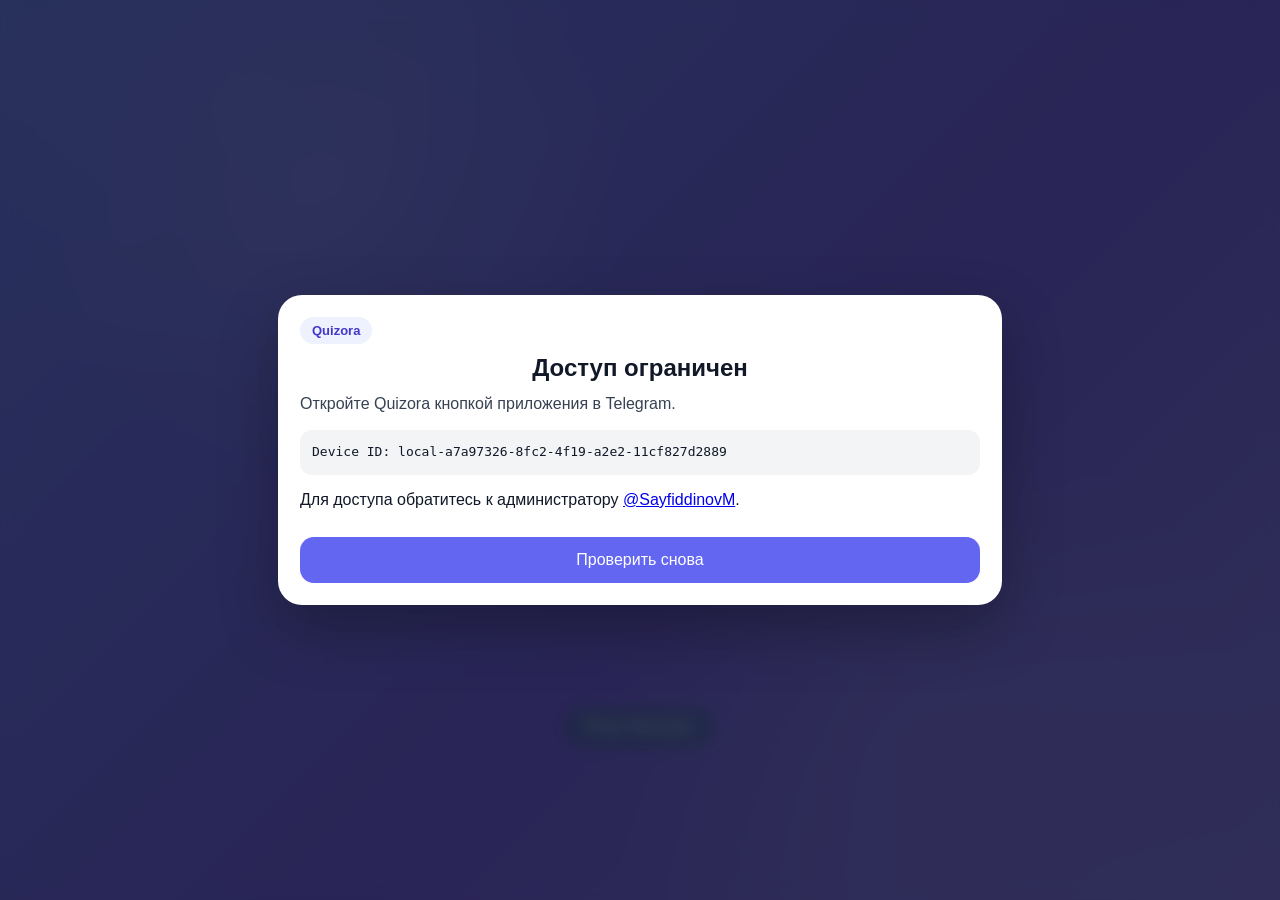
<file: index.html>
<!DOCTYPE html>
<html lang="ru" data-quiz-section="micro" data-quiz-storage="micro">
<head>
<meta charset="UTF-8">
<meta name="viewport" content="width=device-width, initial-scale=1">
<title>Quizora · Макроэкономика 2</title>
<link rel="stylesheet" href="micro_style.css?v=quizora-free-20261025">
<link rel="stylesheet" href="quiz_ai.css?v=20261025-chat-model-v13">
<link rel="stylesheet" href="quiz_progress.css?v=20261025-chat-model-v13">
</head>
<body>
<div id="app"></div>
<script>
// The test shares the existing entry page, including on GitHub project Pages.
if (new URLSearchParams(window.location.search).get('screen') === 'test') {
  document.body.classList.add('quiz-test-page');
  document.getElementById('app').outerHTML = '<div class="card"><div id="timer"></div><div id="question"></div><div id="options"></div></div>';
}
</script>
<script>
window.FRONTEND_BROWSER_ACCESS = false;
</script>
<script src="access_control.js?v=20261025-identity-stable-v13"></script>
<script src="micro_script.js?v=20261025-chat-model-v13"></script>
<script src="quiz_progress.js?v=20261025-chat-model-v13"></script>
<script src="quiz_chat_state.js?v=20261025-chat-model-v13"></script>
<script src="quiz_ai.js?v=20261025-chat-model-v13"></script>
</body>
</html>
</file>
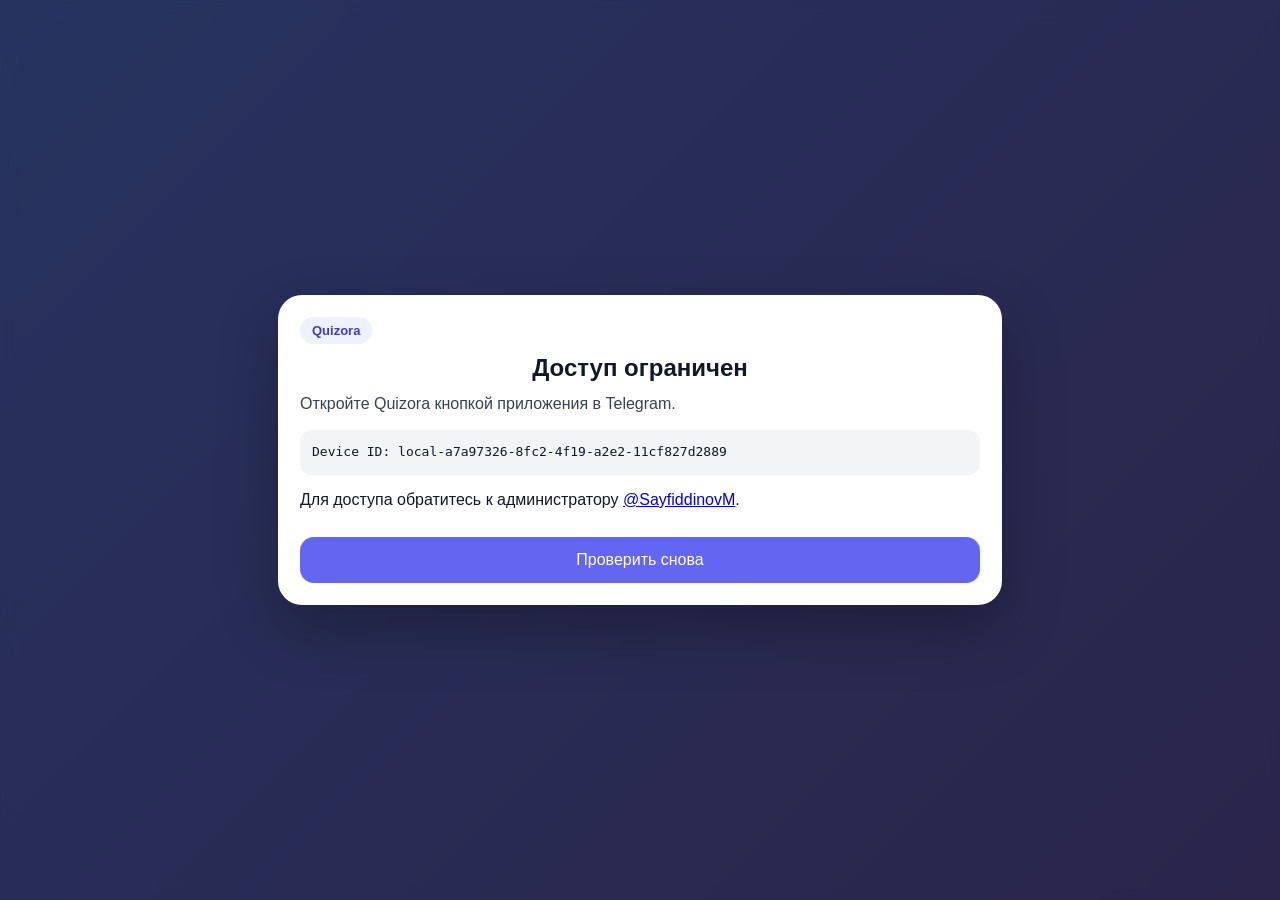
<file: micro_test.html>
<!DOCTYPE html>
<html lang="ru" data-quiz-section="micro" data-quiz-storage="micro">
<head>
    <meta charset="UTF-8">
    <meta name="viewport" content="width=device-width, initial-scale=1">
    <title>Quizora · Макроэкономика 2</title>
    <link rel="stylesheet" href="micro_style.css?v=quizora-free-20261025">
<link rel="stylesheet" href="quiz_ai.css?v=20261025-chat-model-v13">
<link rel="stylesheet" href="quiz_progress.css?v=20261025-chat-model-v13">
</head>
<body class="quiz-test-page">
    <div class="card">
        <div id="timer"></div>
        <div id="question"></div>
        <div id="options"></div>
    </div>
    <script>
window.FRONTEND_BROWSER_ACCESS = false;
</script>
<script src="access_control.js?v=20261025-identity-stable-v13"></script>
<script src="micro_script.js?v=20261025-chat-model-v13"></script>
<script src="quiz_progress.js?v=20261025-chat-model-v13"></script>
<script src="quiz_chat_state.js?v=20261025-chat-model-v13"></script>
<script src="quiz_ai.js?v=20261025-chat-model-v13"></script>
</body>
</html>
</file>
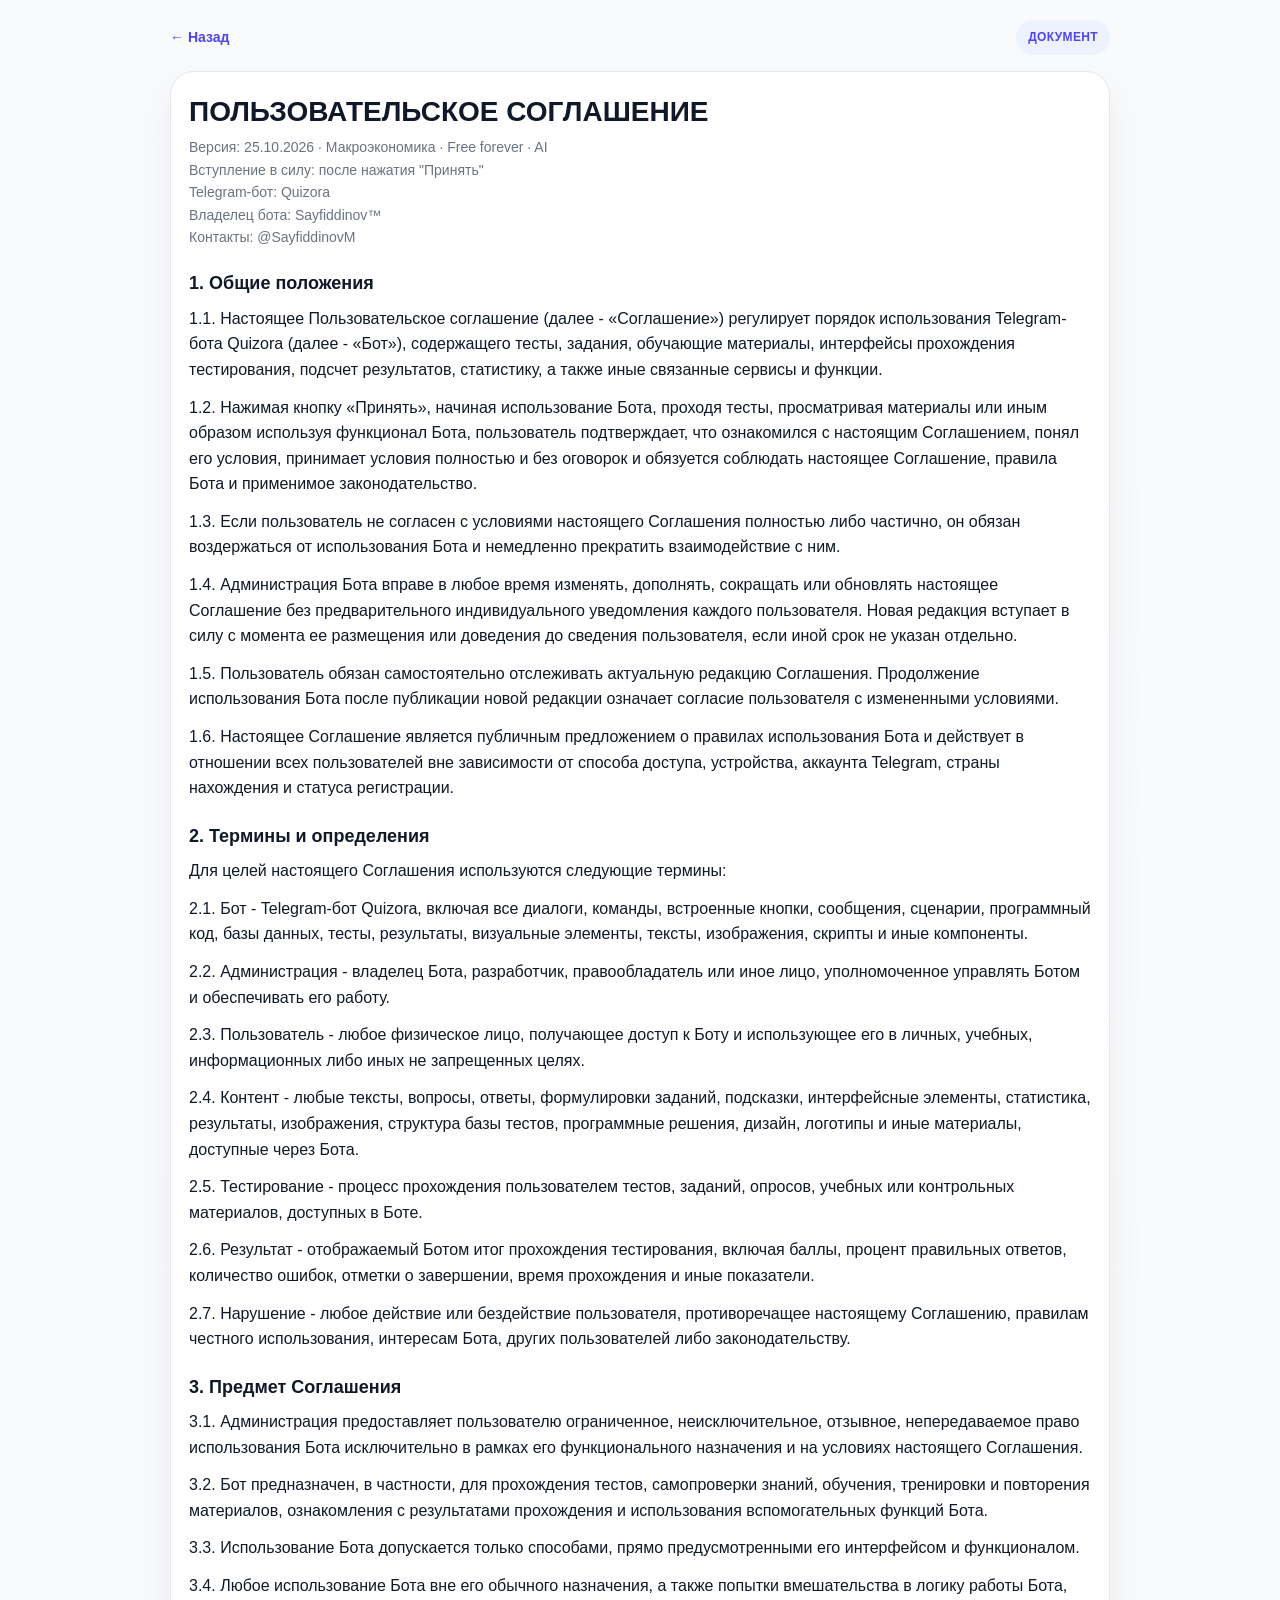
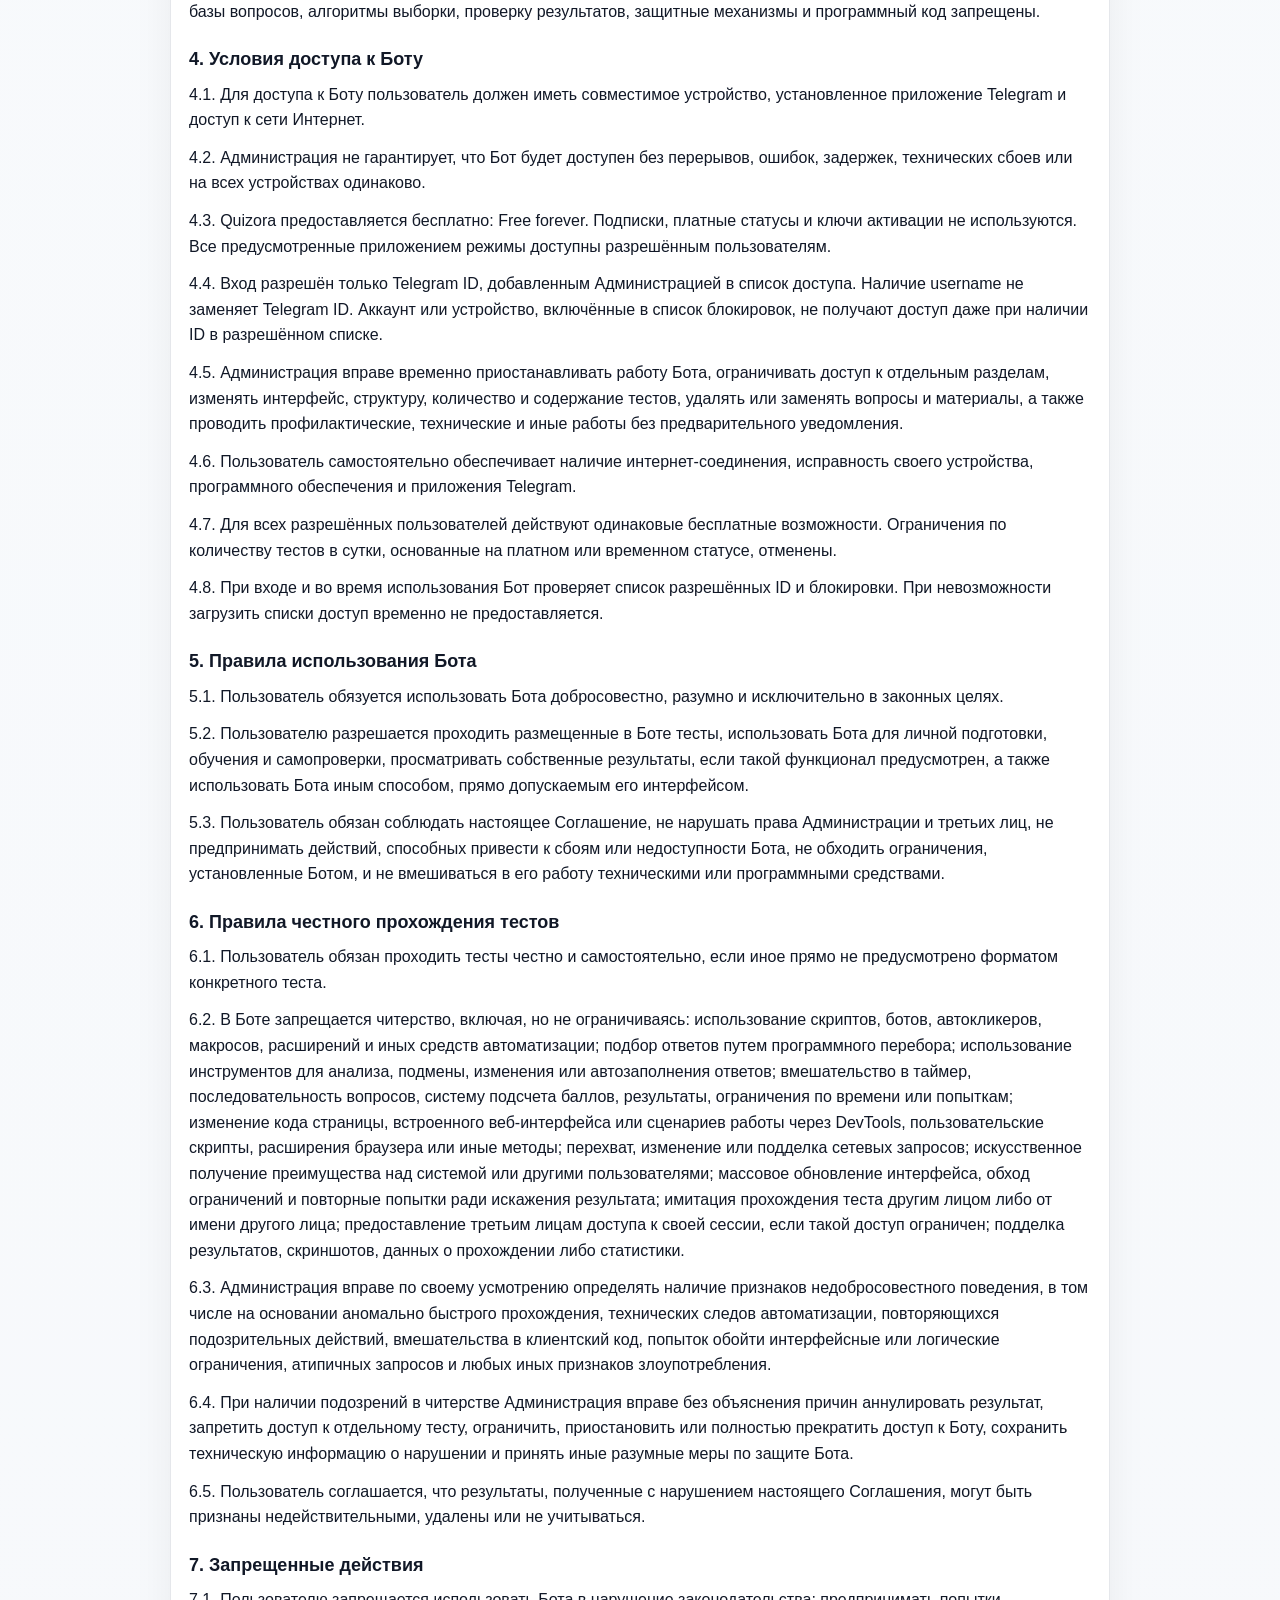
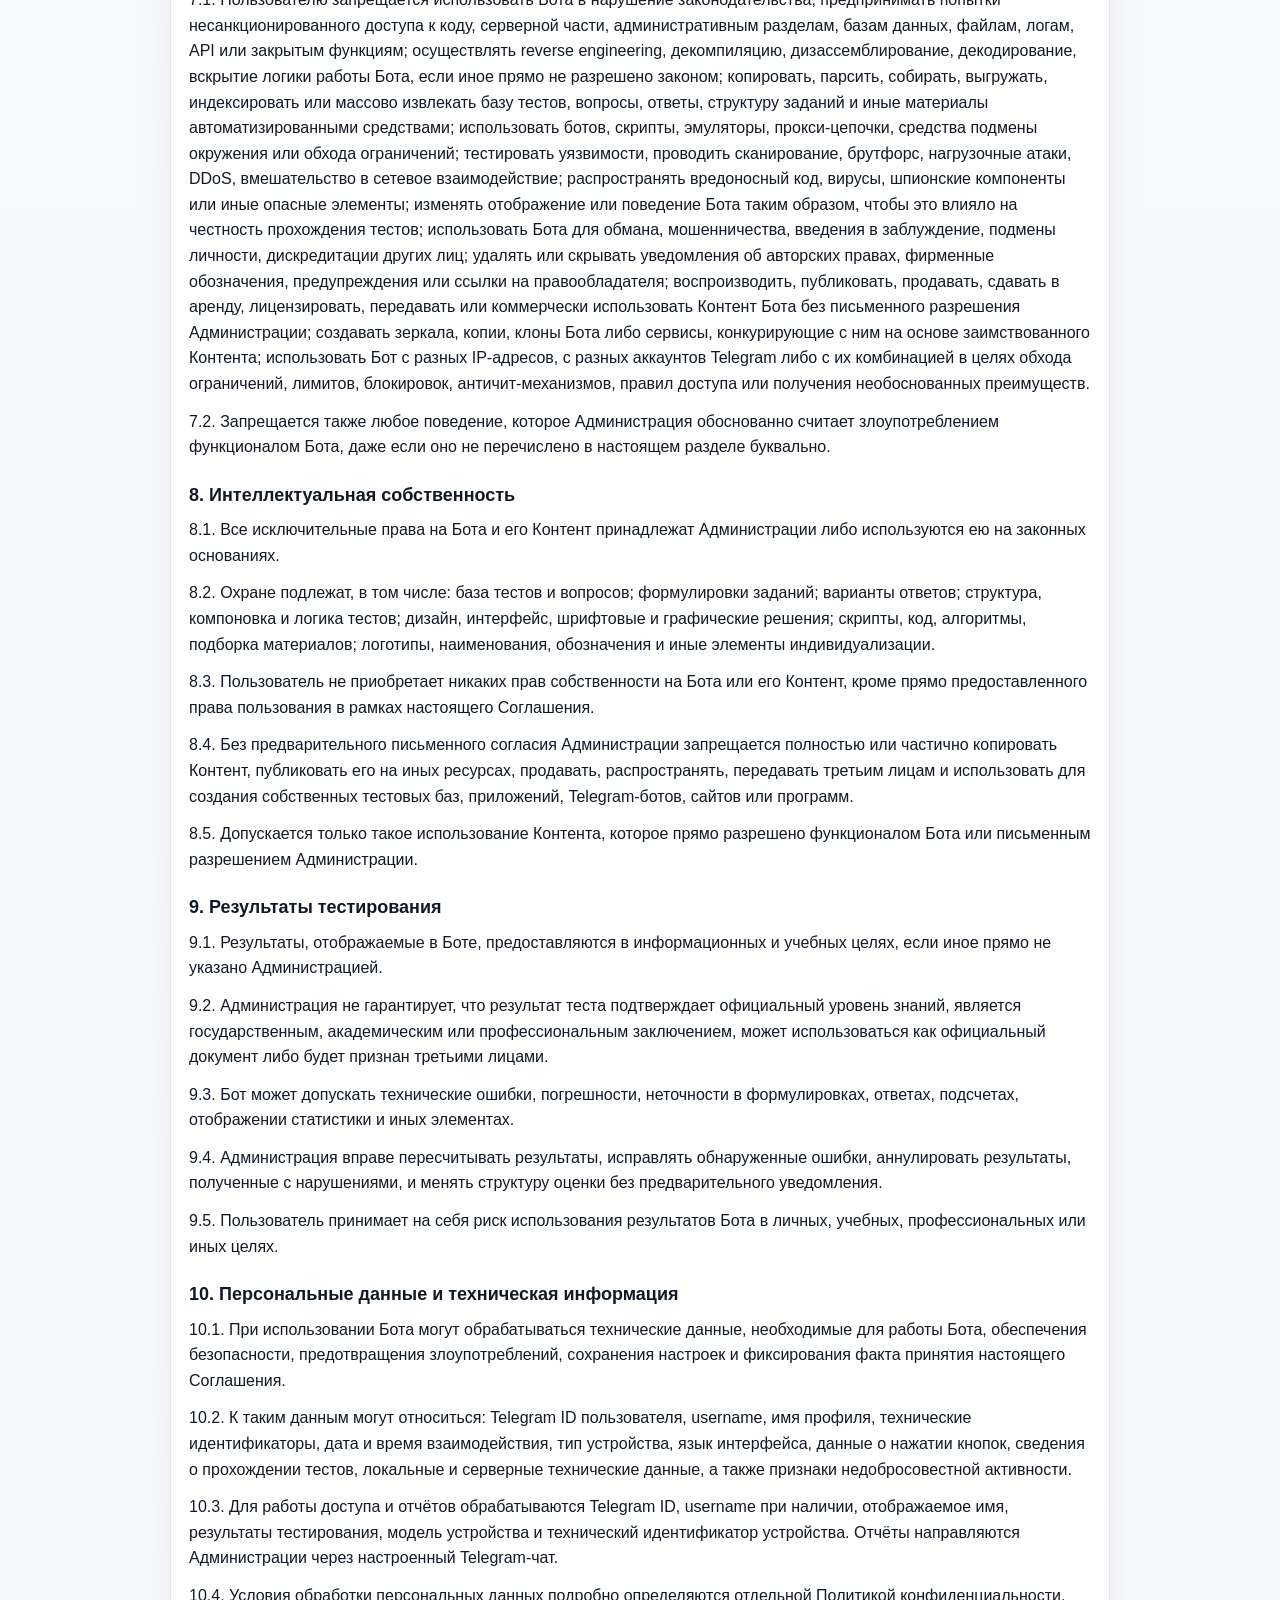
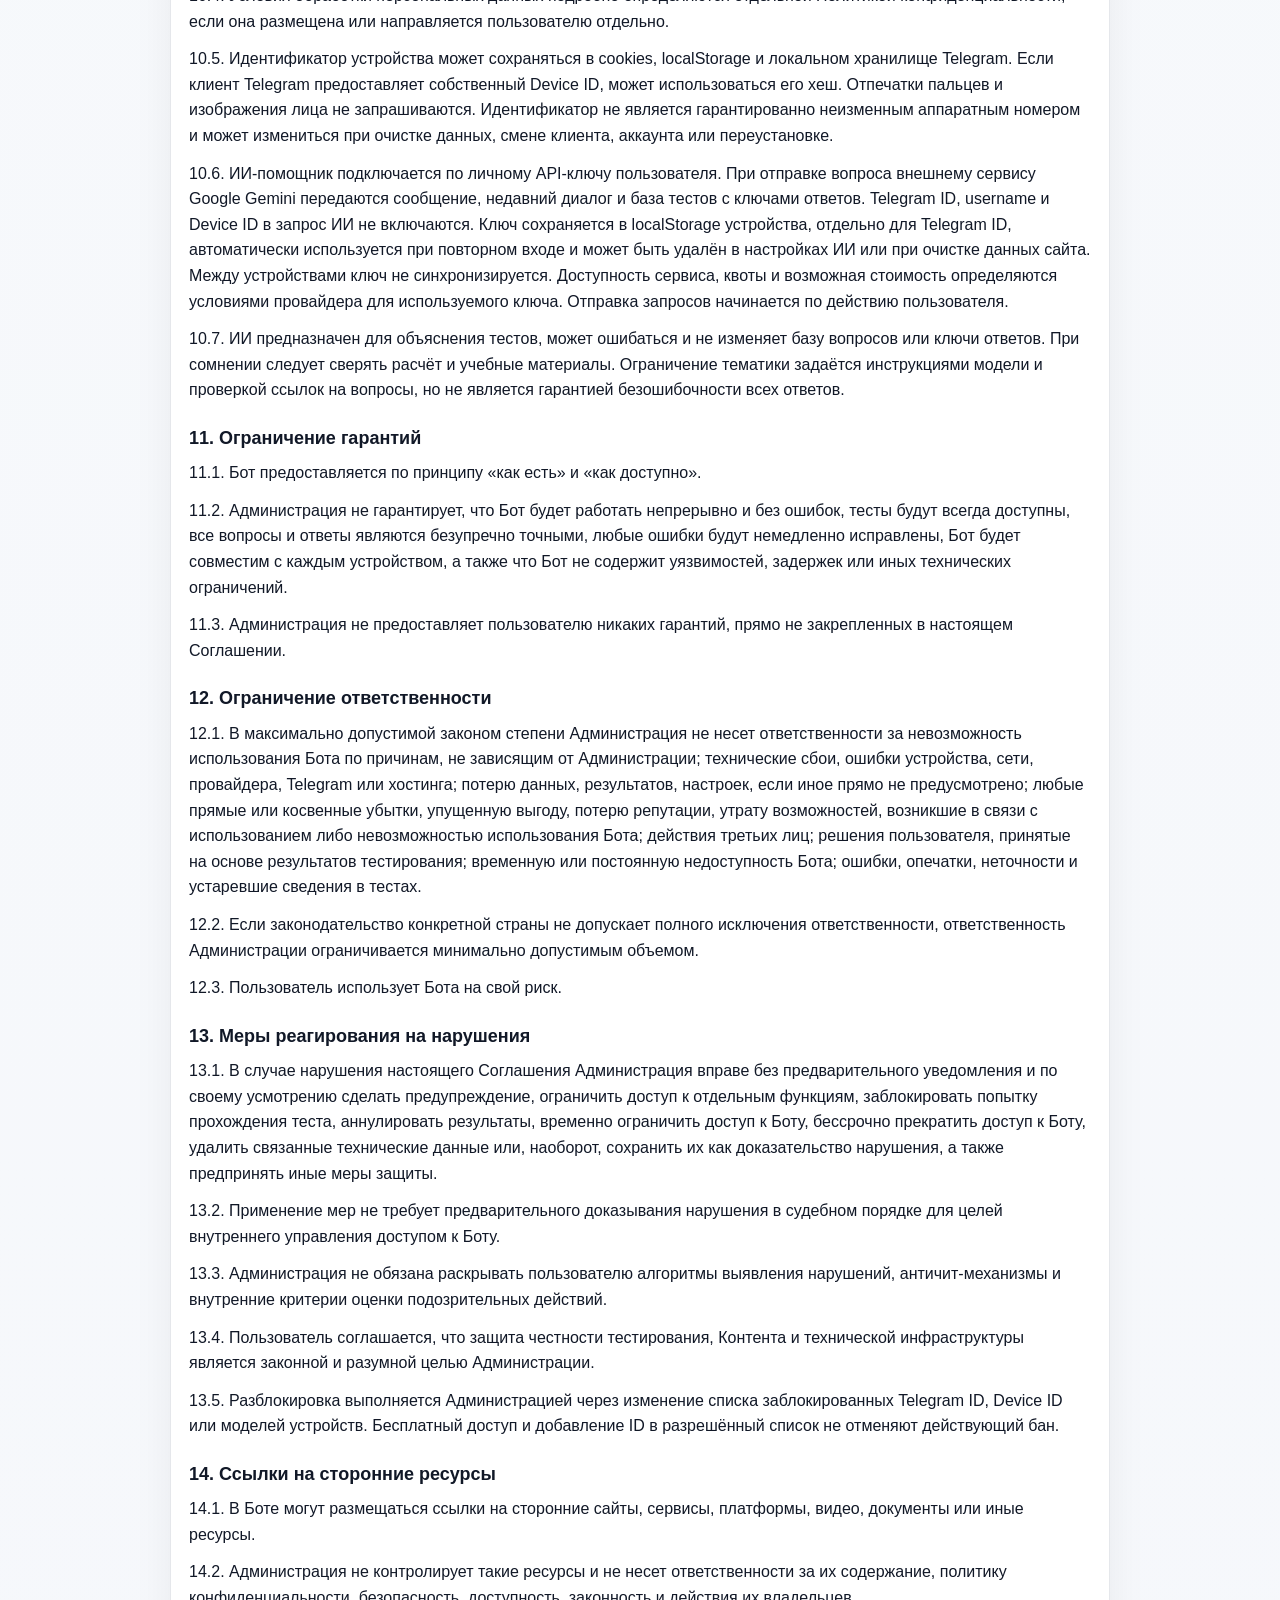
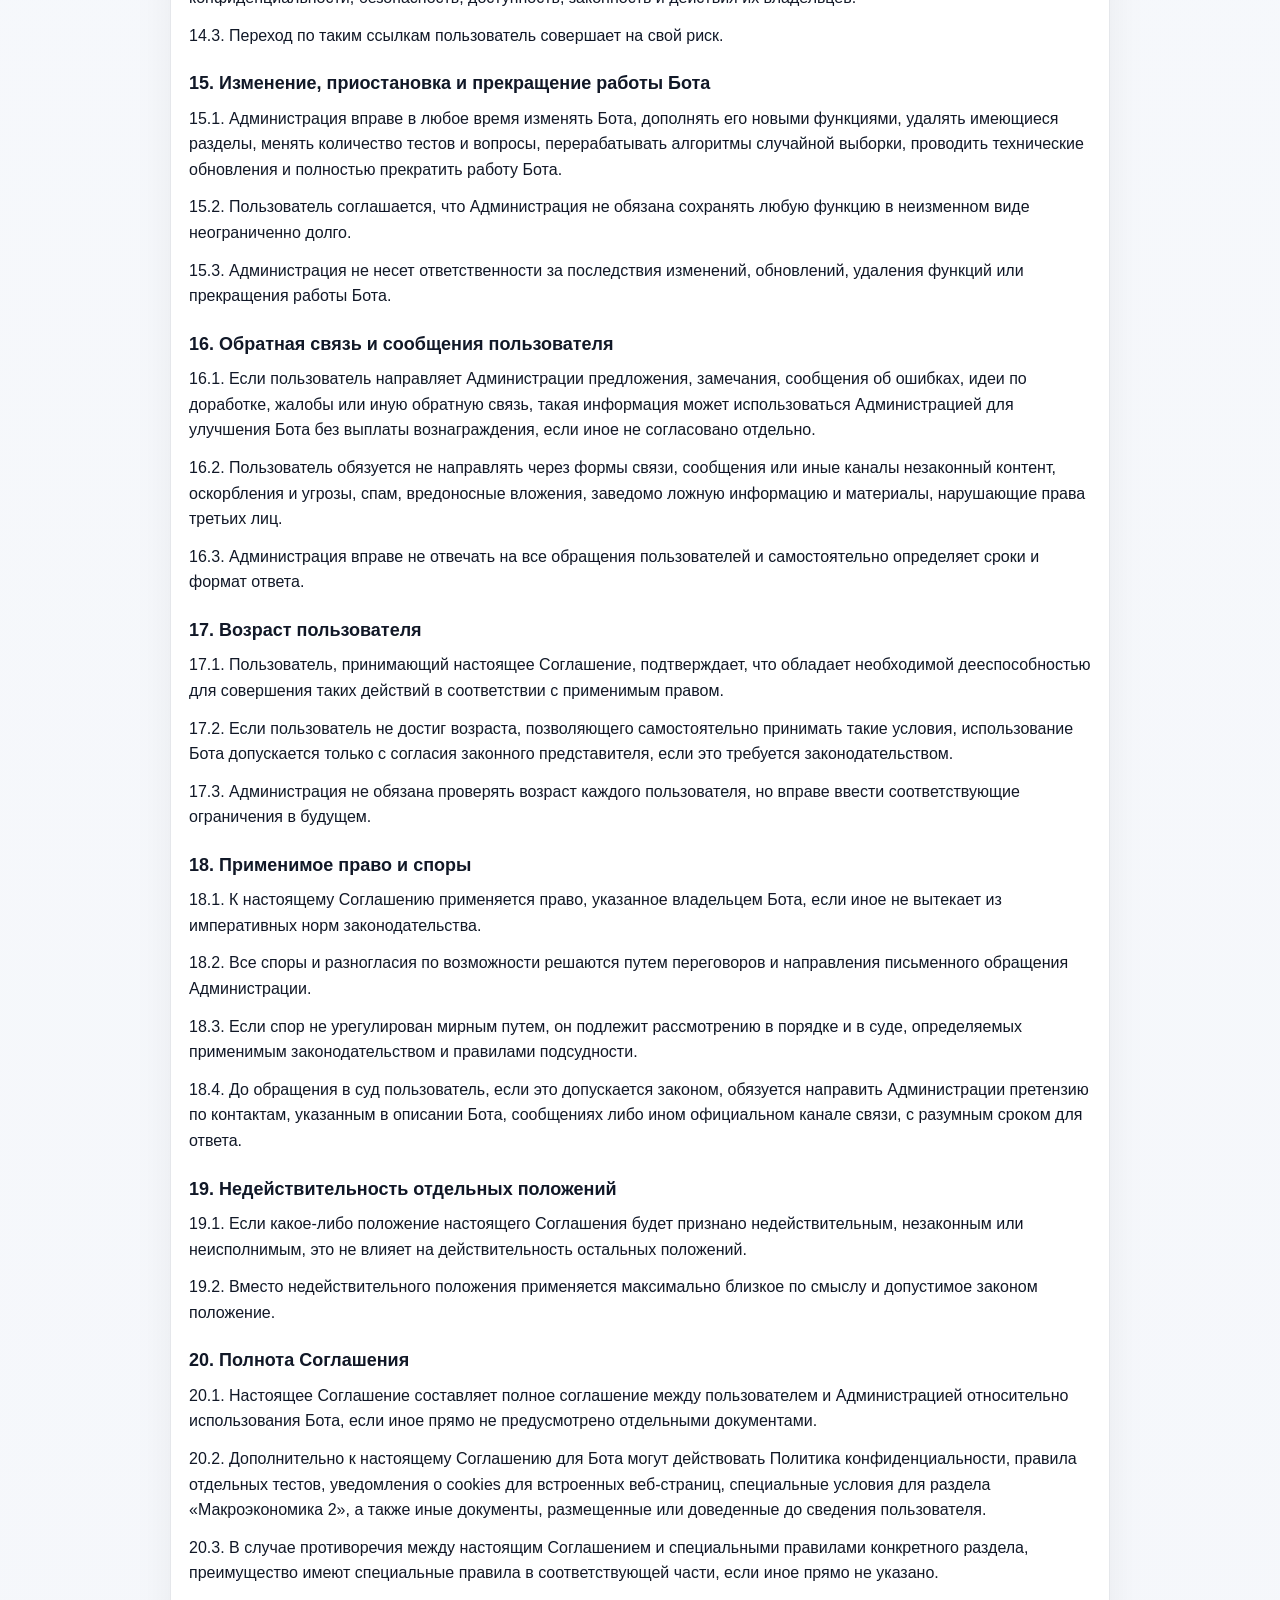
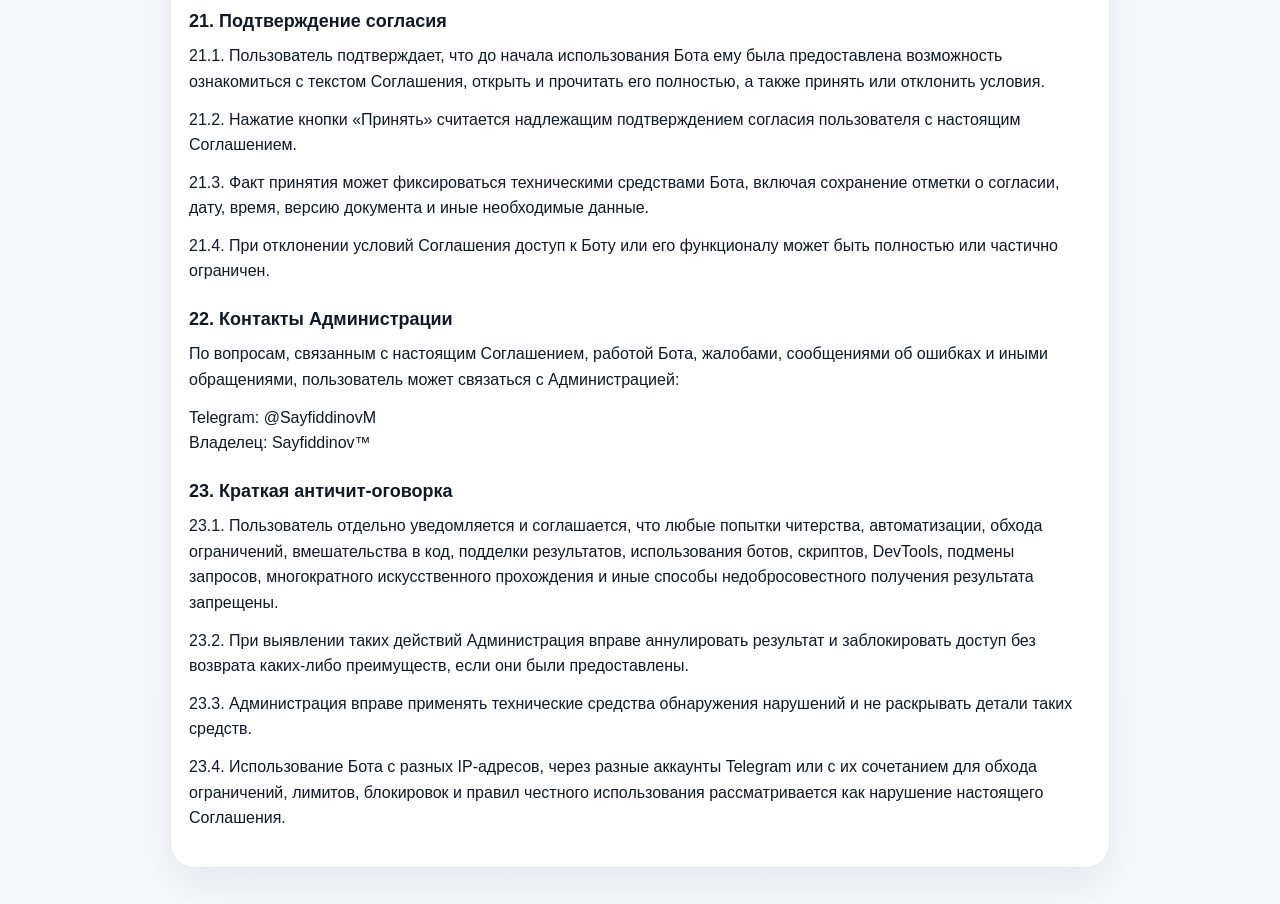
<file: user_agreement.html>
<!DOCTYPE html>
<html lang="ru">
<head>
  <meta charset="UTF-8">
  <meta name="viewport" content="width=device-width, initial-scale=1.0">
  <title>Пользовательское соглашение</title>
  <style>
    :root {
      --bg: #f5f7fb;
      --card: #ffffff;
      --text: #111827;
      --muted: #6b7280;
      --border: #e5e7eb;
      --accent: #4f46e5;
      --accent-soft: #eef2ff;
    }
    * { box-sizing: border-box; }
    body {
      margin: 0;
      font-family: Arial, sans-serif;
      background: linear-gradient(180deg, #f8fafc 0%, var(--bg) 100%);
      color: var(--text);
      line-height: 1.6;
    }
    .page {
      width: min(940px, calc(100% - 28px));
      margin: 0 auto;
      padding: 20px 0 36px;
    }
    .topbar {
      display: flex;
      align-items: center;
      justify-content: space-between;
      gap: 12px;
      margin-bottom: 16px;
    }
    .back-link {
      display: inline-flex;
      align-items: center;
      gap: 8px;
      text-decoration: none;
      color: var(--accent);
      font-weight: 700;
      font-size: 14px;
    }
    .badge {
      display: inline-flex;
      align-items: center;
      padding: 8px 12px;
      border-radius: 999px;
      background: var(--accent-soft);
      color: var(--accent);
      font-size: 12px;
      font-weight: 800;
      letter-spacing: .03em;
      text-transform: uppercase;
    }
    .card {
      background: var(--card);
      border: 1px solid var(--border);
      border-radius: 24px;
      padding: 24px 18px;
      box-shadow: 0 18px 40px rgba(15, 23, 42, 0.06);
    }
    .agreement-doc-title {
      margin: 0 0 8px;
      font-size: 28px;
      line-height: 1.15;
    }
    .agreement-doc-meta {
      margin: 0 0 22px;
      color: var(--muted);
      font-size: 14px;
    }
    .agreement-doc-section {
      margin: 24px 0 10px;
      font-size: 18px;
      line-height: 1.3;
    }
    p { margin: 0 0 12px; }
    .agreement-doc-note {
      padding: 14px 16px;
      border-radius: 16px;
      background: #fff7ed;
      border: 1px solid #fed7aa;
    }
    body.embedded .page { width: 100%; padding: 8px; }
    body.embedded .topbar { display: none; }
    body.embedded .card { border: none; box-shadow: none; padding: 10px 8px 18px; border-radius: 0; }
    body.embedded { background: #ffffff; }
  </style>
</head>
<body>
  <div class="page">
    <div class="topbar">
      <a class="back-link" href="index.html" onclick="if (history.length > 1) { history.back(); return false; }">← Назад</a>
      <div class="badge">Документ</div>
    </div>

    <main class="card">
      <h3 class="agreement-doc-title">ПОЛЬЗОВАТЕЛЬСКОЕ СОГЛАШЕНИЕ</h3>
            <p class="agreement-doc-meta">Версия: 25.10.2026 · Макроэкономика · Free forever · AI<br>Вступление в силу: после нажатия "Принять"<br>Telegram-бот: Quizora<br>Владелец бота: Sayfiddinov™<br>Контакты: @SayfiddinovM</p>
            <h4 class="agreement-doc-section">1. Общие положения</h4>
            <p>1.1. Настоящее Пользовательское соглашение (далее - «Соглашение») регулирует порядок использования Telegram-бота Quizora (далее - «Бот»), содержащего тесты, задания, обучающие материалы, интерфейсы прохождения тестирования, подсчет результатов, статистику, а также иные связанные сервисы и функции.</p>
            <p>1.2. Нажимая кнопку «Принять», начиная использование Бота, проходя тесты, просматривая материалы или иным образом используя функционал Бота, пользователь подтверждает, что ознакомился с настоящим Соглашением, понял его условия, принимает условия полностью и без оговорок и обязуется соблюдать настоящее Соглашение, правила Бота и применимое законодательство.</p>
            <p>1.3. Если пользователь не согласен с условиями настоящего Соглашения полностью либо частично, он обязан воздержаться от использования Бота и немедленно прекратить взаимодействие с ним.</p>
            <p>1.4. Администрация Бота вправе в любое время изменять, дополнять, сокращать или обновлять настоящее Соглашение без предварительного индивидуального уведомления каждого пользователя. Новая редакция вступает в силу с момента ее размещения или доведения до сведения пользователя, если иной срок не указан отдельно.</p>
            <p>1.5. Пользователь обязан самостоятельно отслеживать актуальную редакцию Соглашения. Продолжение использования Бота после публикации новой редакции означает согласие пользователя с измененными условиями.</p>
            <p>1.6. Настоящее Соглашение является публичным предложением о правилах использования Бота и действует в отношении всех пользователей вне зависимости от способа доступа, устройства, аккаунта Telegram, страны нахождения и статуса регистрации.</p>
            <h4 class="agreement-doc-section">2. Термины и определения</h4>
            <p>Для целей настоящего Соглашения используются следующие термины:</p>
            <p>2.1. Бот - Telegram-бот Quizora, включая все диалоги, команды, встроенные кнопки, сообщения, сценарии, программный код, базы данных, тесты, результаты, визуальные элементы, тексты, изображения, скрипты и иные компоненты.</p>
            <p>2.2. Администрация - владелец Бота, разработчик, правообладатель или иное лицо, уполномоченное управлять Ботом и обеспечивать его работу.</p>
            <p>2.3. Пользователь - любое физическое лицо, получающее доступ к Боту и использующее его в личных, учебных, информационных либо иных не запрещенных целях.</p>
            <p>2.4. Контент - любые тексты, вопросы, ответы, формулировки заданий, подсказки, интерфейсные элементы, статистика, результаты, изображения, структура базы тестов, программные решения, дизайн, логотипы и иные материалы, доступные через Бота.</p>
            <p>2.5. Тестирование - процесс прохождения пользователем тестов, заданий, опросов, учебных или контрольных материалов, доступных в Боте.</p>
            <p>2.6. Результат - отображаемый Ботом итог прохождения тестирования, включая баллы, процент правильных ответов, количество ошибок, отметки о завершении, время прохождения и иные показатели.</p>
            <p>2.7. Нарушение - любое действие или бездействие пользователя, противоречащее настоящему Соглашению, правилам честного использования, интересам Бота, других пользователей либо законодательству.</p>
            <h4 class="agreement-doc-section">3. Предмет Соглашения</h4>
            <p>3.1. Администрация предоставляет пользователю ограниченное, неисключительное, отзывное, непередаваемое право использования Бота исключительно в рамках его функционального назначения и на условиях настоящего Соглашения.</p>
            <p>3.2. Бот предназначен, в частности, для прохождения тестов, самопроверки знаний, обучения, тренировки и повторения материалов, ознакомления с результатами прохождения и использования вспомогательных функций Бота.</p>
            <p>3.3. Использование Бота допускается только способами, прямо предусмотренными его интерфейсом и функционалом.</p>
            <p>3.4. Любое использование Бота вне его обычного назначения, а также попытки вмешательства в логику работы Бота, базы вопросов, алгоритмы выборки, проверку результатов, защитные механизмы и программный код запрещены.</p>
            <h4 class="agreement-doc-section">4. Условия доступа к Боту</h4>
            <p>4.1. Для доступа к Боту пользователь должен иметь совместимое устройство, установленное приложение Telegram и доступ к сети Интернет.</p>
            <p>4.2. Администрация не гарантирует, что Бот будет доступен без перерывов, ошибок, задержек, технических сбоев или на всех устройствах одинаково.</p>
            <p>4.3. Quizora предоставляется бесплатно: Free forever. Подписки, платные статусы и ключи активации не используются. Все предусмотренные приложением режимы доступны разрешённым пользователям.</p>
            <p>4.4. Вход разрешён только Telegram ID, добавленным Администрацией в список доступа. Наличие username не заменяет Telegram ID. Аккаунт или устройство, включённые в список блокировок, не получают доступ даже при наличии ID в разрешённом списке.</p>
            <p>4.5. Администрация вправе временно приостанавливать работу Бота, ограничивать доступ к отдельным разделам, изменять интерфейс, структуру, количество и содержание тестов, удалять или заменять вопросы и материалы, а также проводить профилактические, технические и иные работы без предварительного уведомления.</p>
            <p>4.6. Пользователь самостоятельно обеспечивает наличие интернет-соединения, исправность своего устройства, программного обеспечения и приложения Telegram.</p>
            <p>4.7. Для всех разрешённых пользователей действуют одинаковые бесплатные возможности. Ограничения по количеству тестов в сутки, основанные на платном или временном статусе, отменены.</p>
            <p>4.8. При входе и во время использования Бот проверяет список разрешённых ID и блокировки. При невозможности загрузить списки доступ временно не предоставляется.</p>
            <h4 class="agreement-doc-section">5. Правила использования Бота</h4>
            <p>5.1. Пользователь обязуется использовать Бота добросовестно, разумно и исключительно в законных целях.</p>
            <p>5.2. Пользователю разрешается проходить размещенные в Боте тесты, использовать Бота для личной подготовки, обучения и самопроверки, просматривать собственные результаты, если такой функционал предусмотрен, а также использовать Бота иным способом, прямо допускаемым его интерфейсом.</p>
            <p>5.3. Пользователь обязан соблюдать настоящее Соглашение, не нарушать права Администрации и третьих лиц, не предпринимать действий, способных привести к сбоям или недоступности Бота, не обходить ограничения, установленные Ботом, и не вмешиваться в его работу техническими или программными средствами.</p>
            <h4 class="agreement-doc-section">6. Правила честного прохождения тестов</h4>
            <p>6.1. Пользователь обязан проходить тесты честно и самостоятельно, если иное прямо не предусмотрено форматом конкретного теста.</p>
            <p>6.2. В Боте запрещается читерство, включая, но не ограничиваясь: использование скриптов, ботов, автокликеров, макросов, расширений и иных средств автоматизации; подбор ответов путем программного перебора; использование инструментов для анализа, подмены, изменения или автозаполнения ответов; вмешательство в таймер, последовательность вопросов, систему подсчета баллов, результаты, ограничения по времени или попыткам; изменение кода страницы, встроенного веб-интерфейса или сценариев работы через DevTools, пользовательские скрипты, расширения браузера или иные методы; перехват, изменение или подделка сетевых запросов; искусственное получение преимущества над системой или другими пользователями; массовое обновление интерфейса, обход ограничений и повторные попытки ради искажения результата; имитация прохождения теста другим лицом либо от имени другого лица; предоставление третьим лицам доступа к своей сессии, если такой доступ ограничен; подделка результатов, скриншотов, данных о прохождении либо статистики.</p>
            <p>6.3. Администрация вправе по своему усмотрению определять наличие признаков недобросовестного поведения, в том числе на основании аномально быстрого прохождения, технических следов автоматизации, повторяющихся подозрительных действий, вмешательства в клиентский код, попыток обойти интерфейсные или логические ограничения, атипичных запросов и любых иных признаков злоупотребления.</p>
            <p>6.4. При наличии подозрений в читерстве Администрация вправе без объяснения причин аннулировать результат, запретить доступ к отдельному тесту, ограничить, приостановить или полностью прекратить доступ к Боту, сохранить техническую информацию о нарушении и принять иные разумные меры по защите Бота.</p>
            <p>6.5. Пользователь соглашается, что результаты, полученные с нарушением настоящего Соглашения, могут быть признаны недействительными, удалены или не учитываться.</p>
            <h4 class="agreement-doc-section">7. Запрещенные действия</h4>
            <p>7.1. Пользователю запрещается использовать Бота в нарушение законодательства; предпринимать попытки несанкционированного доступа к коду, серверной части, административным разделам, базам данных, файлам, логам, API или закрытым функциям; осуществлять reverse engineering, декомпиляцию, дизассемблирование, декодирование, вскрытие логики работы Бота, если иное прямо не разрешено законом; копировать, парсить, собирать, выгружать, индексировать или массово извлекать базу тестов, вопросы, ответы, структуру заданий и иные материалы автоматизированными средствами; использовать ботов, скрипты, эмуляторы, прокси-цепочки, средства подмены окружения или обхода ограничений; тестировать уязвимости, проводить сканирование, брутфорс, нагрузочные атаки, DDoS, вмешательство в сетевое взаимодействие; распространять вредоносный код, вирусы, шпионские компоненты или иные опасные элементы; изменять отображение или поведение Бота таким образом, чтобы это влияло на честность прохождения тестов; использовать Бота для обмана, мошенничества, введения в заблуждение, подмены личности, дискредитации других лиц; удалять или скрывать уведомления об авторских правах, фирменные обозначения, предупреждения или ссылки на правообладателя; воспроизводить, публиковать, продавать, сдавать в аренду, лицензировать, передавать или коммерчески использовать Контент Бота без письменного разрешения Администрации; создавать зеркала, копии, клоны Бота либо сервисы, конкурирующие с ним на основе заимствованного Контента; использовать Бот с разных IP-адресов, с разных аккаунтов Telegram либо с их комбинацией в целях обхода ограничений, лимитов, блокировок, античит-механизмов, правил доступа или получения необоснованных преимуществ.</p>
            <p>7.2. Запрещается также любое поведение, которое Администрация обоснованно считает злоупотреблением функционалом Бота, даже если оно не перечислено в настоящем разделе буквально.</p>
            <h4 class="agreement-doc-section">8. Интеллектуальная собственность</h4>
            <p>8.1. Все исключительные права на Бота и его Контент принадлежат Администрации либо используются ею на законных основаниях.</p>
            <p>8.2. Охране подлежат, в том числе: база тестов и вопросов; формулировки заданий; варианты ответов; структура, компоновка и логика тестов; дизайн, интерфейс, шрифтовые и графические решения; скрипты, код, алгоритмы, подборка материалов; логотипы, наименования, обозначения и иные элементы индивидуализации.</p>
            <p>8.3. Пользователь не приобретает никаких прав собственности на Бота или его Контент, кроме прямо предоставленного права пользования в рамках настоящего Соглашения.</p>
            <p>8.4. Без предварительного письменного согласия Администрации запрещается полностью или частично копировать Контент, публиковать его на иных ресурсах, продавать, распространять, передавать третьим лицам и использовать для создания собственных тестовых баз, приложений, Telegram-ботов, сайтов или программ.</p>
            <p>8.5. Допускается только такое использование Контента, которое прямо разрешено функционалом Бота или письменным разрешением Администрации.</p>
            <h4 class="agreement-doc-section">9. Результаты тестирования</h4>
            <p>9.1. Результаты, отображаемые в Боте, предоставляются в информационных и учебных целях, если иное прямо не указано Администрацией.</p>
            <p>9.2. Администрация не гарантирует, что результат теста подтверждает официальный уровень знаний, является государственным, академическим или профессиональным заключением, может использоваться как официальный документ либо будет признан третьими лицами.</p>
            <p>9.3. Бот может допускать технические ошибки, погрешности, неточности в формулировках, ответах, подсчетах, отображении статистики и иных элементах.</p>
            <p>9.4. Администрация вправе пересчитывать результаты, исправлять обнаруженные ошибки, аннулировать результаты, полученные с нарушениями, и менять структуру оценки без предварительного уведомления.</p>
            <p>9.5. Пользователь принимает на себя риск использования результатов Бота в личных, учебных, профессиональных или иных целях.</p>
            <h4 class="agreement-doc-section">10. Персональные данные и техническая информация</h4>
            <p>10.1. При использовании Бота могут обрабатываться технические данные, необходимые для работы Бота, обеспечения безопасности, предотвращения злоупотреблений, сохранения настроек и фиксирования факта принятия настоящего Соглашения.</p>
            <p>10.2. К таким данным могут относиться: Telegram ID пользователя, username, имя профиля, технические идентификаторы, дата и время взаимодействия, тип устройства, язык интерфейса, данные о нажатии кнопок, сведения о прохождении тестов, локальные и серверные технические данные, а также признаки недобросовестной активности.</p>
            <p>10.3. Для работы доступа и отчётов обрабатываются Telegram ID, username при наличии, отображаемое имя, результаты тестирования, модель устройства и технический идентификатор устройства. Отчёты направляются Администрации через настроенный Telegram-чат.</p>
            <p>10.4. Условия обработки персональных данных подробно определяются отдельной Политикой конфиденциальности, если она размещена или направляется пользователю отдельно.</p>
            <p>10.5. Идентификатор устройства может сохраняться в cookies, localStorage и локальном хранилище Telegram. Если клиент Telegram предоставляет собственный Device ID, может использоваться его хеш. Отпечатки пальцев и изображения лица не запрашиваются. Идентификатор не является гарантированно неизменным аппаратным номером и может измениться при очистке данных, смене клиента, аккаунта или переустановке.</p>
            <p>10.6. ИИ-помощник подключается по личному API-ключу пользователя. При отправке вопроса внешнему сервису Google Gemini передаются сообщение, недавний диалог и база тестов с ключами ответов. Telegram ID, username и Device ID в запрос ИИ не включаются. Ключ сохраняется в localStorage устройства, отдельно для Telegram ID, автоматически используется при повторном входе и может быть удалён в настройках ИИ или при очистке данных сайта. Между устройствами ключ не синхронизируется. Доступность сервиса, квоты и возможная стоимость определяются условиями провайдера для используемого ключа. Отправка запросов начинается по действию пользователя.</p>
            <p>10.7. ИИ предназначен для объяснения тестов, может ошибаться и не изменяет базу вопросов или ключи ответов. При сомнении следует сверять расчёт и учебные материалы. Ограничение тематики задаётся инструкциями модели и проверкой ссылок на вопросы, но не является гарантией безошибочности всех ответов.</p>
            <h4 class="agreement-doc-section">11. Ограничение гарантий</h4>
            <p>11.1. Бот предоставляется по принципу «как есть» и «как доступно».</p>
            <p>11.2. Администрация не гарантирует, что Бот будет работать непрерывно и без ошибок, тесты будут всегда доступны, все вопросы и ответы являются безупречно точными, любые ошибки будут немедленно исправлены, Бот будет совместим с каждым устройством, а также что Бот не содержит уязвимостей, задержек или иных технических ограничений.</p>
            <p>11.3. Администрация не предоставляет пользователю никаких гарантий, прямо не закрепленных в настоящем Соглашении.</p>
            <h4 class="agreement-doc-section">12. Ограничение ответственности</h4>
            <p>12.1. В максимально допустимой законом степени Администрация не несет ответственности за невозможность использования Бота по причинам, не зависящим от Администрации; технические сбои, ошибки устройства, сети, провайдера, Telegram или хостинга; потерю данных, результатов, настроек, если иное прямо не предусмотрено; любые прямые или косвенные убытки, упущенную выгоду, потерю репутации, утрату возможностей, возникшие в связи с использованием либо невозможностью использования Бота; действия третьих лиц; решения пользователя, принятые на основе результатов тестирования; временную или постоянную недоступность Бота; ошибки, опечатки, неточности и устаревшие сведения в тестах.</p>
            <p>12.2. Если законодательство конкретной страны не допускает полного исключения ответственности, ответственность Администрации ограничивается минимально допустимым объемом.</p>
            <p>12.3. Пользователь использует Бота на свой риск.</p>
            <h4 class="agreement-doc-section">13. Меры реагирования на нарушения</h4>
            <p>13.1. В случае нарушения настоящего Соглашения Администрация вправе без предварительного уведомления и по своему усмотрению сделать предупреждение, ограничить доступ к отдельным функциям, заблокировать попытку прохождения теста, аннулировать результаты, временно ограничить доступ к Боту, бессрочно прекратить доступ к Боту, удалить связанные технические данные или, наоборот, сохранить их как доказательство нарушения, а также предпринять иные меры защиты.</p>
            <p>13.2. Применение мер не требует предварительного доказывания нарушения в судебном порядке для целей внутреннего управления доступом к Боту.</p>
            <p>13.3. Администрация не обязана раскрывать пользователю алгоритмы выявления нарушений, античит-механизмы и внутренние критерии оценки подозрительных действий.</p>
            <p>13.4. Пользователь соглашается, что защита честности тестирования, Контента и технической инфраструктуры является законной и разумной целью Администрации.</p>
            <p>13.5. Разблокировка выполняется Администрацией через изменение списка заблокированных Telegram ID, Device ID или моделей устройств. Бесплатный доступ и добавление ID в разрешённый список не отменяют действующий бан.</p>
            <h4 class="agreement-doc-section">14. Ссылки на сторонние ресурсы</h4>
            <p>14.1. В Боте могут размещаться ссылки на сторонние сайты, сервисы, платформы, видео, документы или иные ресурсы.</p>
            <p>14.2. Администрация не контролирует такие ресурсы и не несет ответственности за их содержание, политику конфиденциальности, безопасность, доступность, законность и действия их владельцев.</p>
            <p>14.3. Переход по таким ссылкам пользователь совершает на свой риск.</p>
            <h4 class="agreement-doc-section">15. Изменение, приостановка и прекращение работы Бота</h4>
            <p>15.1. Администрация вправе в любое время изменять Бота, дополнять его новыми функциями, удалять имеющиеся разделы, менять количество тестов и вопросы, перерабатывать алгоритмы случайной выборки, проводить технические обновления и полностью прекратить работу Бота.</p>
            <p>15.2. Пользователь соглашается, что Администрация не обязана сохранять любую функцию в неизменном виде неограниченно долго.</p>
            <p>15.3. Администрация не несет ответственности за последствия изменений, обновлений, удаления функций или прекращения работы Бота.</p>
            <h4 class="agreement-doc-section">16. Обратная связь и сообщения пользователя</h4>
            <p>16.1. Если пользователь направляет Администрации предложения, замечания, сообщения об ошибках, идеи по доработке, жалобы или иную обратную связь, такая информация может использоваться Администрацией для улучшения Бота без выплаты вознаграждения, если иное не согласовано отдельно.</p>
            <p>16.2. Пользователь обязуется не направлять через формы связи, сообщения или иные каналы незаконный контент, оскорбления и угрозы, спам, вредоносные вложения, заведомо ложную информацию и материалы, нарушающие права третьих лиц.</p>
            <p>16.3. Администрация вправе не отвечать на все обращения пользователей и самостоятельно определяет сроки и формат ответа.</p>
            <h4 class="agreement-doc-section">17. Возраст пользователя</h4>
            <p>17.1. Пользователь, принимающий настоящее Соглашение, подтверждает, что обладает необходимой дееспособностью для совершения таких действий в соответствии с применимым правом.</p>
            <p>17.2. Если пользователь не достиг возраста, позволяющего самостоятельно принимать такие условия, использование Бота допускается только с согласия законного представителя, если это требуется законодательством.</p>
            <p>17.3. Администрация не обязана проверять возраст каждого пользователя, но вправе ввести соответствующие ограничения в будущем.</p>
            <h4 class="agreement-doc-section">18. Применимое право и споры</h4>
            <p>18.1. К настоящему Соглашению применяется право, указанное владельцем Бота, если иное не вытекает из императивных норм законодательства.</p>
            <p>18.2. Все споры и разногласия по возможности решаются путем переговоров и направления письменного обращения Администрации.</p>
            <p>18.3. Если спор не урегулирован мирным путем, он подлежит рассмотрению в порядке и в суде, определяемых применимым законодательством и правилами подсудности.</p>
            <p>18.4. До обращения в суд пользователь, если это допускается законом, обязуется направить Администрации претензию по контактам, указанным в описании Бота, сообщениях либо ином официальном канале связи, с разумным сроком для ответа.</p>
            <h4 class="agreement-doc-section">19. Недействительность отдельных положений</h4>
            <p>19.1. Если какое-либо положение настоящего Соглашения будет признано недействительным, незаконным или неисполнимым, это не влияет на действительность остальных положений.</p>
            <p>19.2. Вместо недействительного положения применяется максимально близкое по смыслу и допустимое законом положение.</p>
            <h4 class="agreement-doc-section">20. Полнота Соглашения</h4>
            <p>20.1. Настоящее Соглашение составляет полное соглашение между пользователем и Администрацией относительно использования Бота, если иное прямо не предусмотрено отдельными документами.</p>
            <p>20.2. Дополнительно к настоящему Соглашению для Бота могут действовать Политика конфиденциальности, правила отдельных тестов, уведомления о cookies для встроенных веб-страниц, специальные условия для раздела «Макроэкономика 2», а также иные документы, размещенные или доведенные до сведения пользователя.</p>
            <p>20.3. В случае противоречия между настоящим Соглашением и специальными правилами конкретного раздела, преимущество имеют специальные правила в соответствующей части, если иное прямо не указано.</p>
            <h4 class="agreement-doc-section">21. Подтверждение согласия</h4>
            <p>21.1. Пользователь подтверждает, что до начала использования Бота ему была предоставлена возможность ознакомиться с текстом Соглашения, открыть и прочитать его полностью, а также принять или отклонить условия.</p>
            <p>21.2. Нажатие кнопки «Принять» считается надлежащим подтверждением согласия пользователя с настоящим Соглашением.</p>
            <p>21.3. Факт принятия может фиксироваться техническими средствами Бота, включая сохранение отметки о согласии, дату, время, версию документа и иные необходимые данные.</p>
            <p>21.4. При отклонении условий Соглашения доступ к Боту или его функционалу может быть полностью или частично ограничен.</p>
            <h4 class="agreement-doc-section">22. Контакты Администрации</h4>
            <p>По вопросам, связанным с настоящим Соглашением, работой Бота, жалобами, сообщениями об ошибках и иными обращениями, пользователь может связаться с Администрацией:</p>
            <p>Telegram: @SayfiddinovM<br>Владелец: Sayfiddinov™</p>
            <h4 class="agreement-doc-section">23. Краткая античит-оговорка</h4>
            <p>23.1. Пользователь отдельно уведомляется и соглашается, что любые попытки читерства, автоматизации, обхода ограничений, вмешательства в код, подделки результатов, использования ботов, скриптов, DevTools, подмены запросов, многократного искусственного прохождения и иные способы недобросовестного получения результата запрещены.</p>
            <p>23.2. При выявлении таких действий Администрация вправе аннулировать результат и заблокировать доступ без возврата каких-либо преимуществ, если они были предоставлены.</p>
            <p>23.3. Администрация вправе применять технические средства обнаружения нарушений и не раскрывать детали таких средств.</p>
            <p>23.4. Использование Бота с разных IP-адресов, через разные аккаунты Telegram или с их сочетанием для обхода ограничений, лимитов, блокировок и правил честного использования рассматривается как нарушение настоящего Соглашения.</p>
    </main>
  </div>
  <script>
    if (window.self !== window.top || new URLSearchParams(window.location.search).get('embed') === '1') {
      document.body.classList.add('embedded');
    }
  </script>
</body>
</html>
</file>
<file: micro_style.css>
/* ===== BODY ===== */
body {
    margin: 0;
    min-height: 100vh;
    font-family: -apple-system, BlinkMacSystemFont, "Segoe UI", Roboto, Inter, Arial, sans-serif;
    background: linear-gradient(135deg, #667eea, #764ba2);
    display: flex;
    justify-content: center;
    align-items: center;
    flex-direction: column;
    color: #111827; 
}

/* ===== CARD ===== */
.card {
    position: relative;
    z-index: 20;
    background: #ffffff;
    width: min(88vw, 420px);
    max-width: 420px;
    padding: clamp(18px, 3.8vw, 22px);
    border-radius: 20px;
    box-shadow: 0 12px 30px rgba(0,0,0,0.2);
    animation: fade 0.4s ease;
    text-align: center;
    color: #111827;
}

@media (max-width: 640px) {
    .card {
        width: min(86vw, 390px);
        padding: 18px 16px;
        border-radius: 16px;
    }
}

@media (max-width: 380px) {
    .card {
        width: min(84vw, 360px);
        padding: 12px 12px;
        border-radius: 17px;
    }
}

.ai-options-note {
    width: min(88vw, 420px);
    box-sizing: border-box;
    margin: 0 auto 10px;
    padding: 7px 12px;
    border: 1px solid rgba(255,255,255,0.34);
    border-radius: 999px;
    background: rgba(255,255,255,0.18);
    color: rgba(255,255,255,0.92);
    font-size: 11px;
    font-weight: 700;
    line-height: 1.25;
    text-align: center;
    letter-spacing: 0.15px;
    box-shadow: 0 10px 24px rgba(17, 24, 39, 0.12);
    backdrop-filter: blur(10px);
    -webkit-backdrop-filter: blur(10px);
}

@media (max-width: 640px) {
    .ai-options-note {
        width: min(86vw, 390px);
        margin-bottom: 8px;
        padding: 6px 10px;
        font-size: 10.5px;
    }
}

@media (max-width: 380px) {
    .ai-options-note {
        width: min(84vw, 360px);
        font-size: 10px;
    }
}

/* ===== HEADER ===== */
h2 {
    margin: 0 0 12px;
    text-align: center;
    color: #111827;
}


.test-top-actions {
    position: relative;
    z-index: 21;
    display: flex;
    justify-content: flex-end;
    align-items: center;
    min-height: 42px;
    margin-bottom: 10px;
}

.test-top-actions:empty {
    display: none;
}

.top-finish-btn {
    position: relative;
    z-index: 22;
    padding: 10px 15px;
    border: none;
    border-radius: 999px;
    background: linear-gradient(135deg, #4338ca 0%, #7c3aed 100%);
    color: #ffffff;
    font-size: 13px;
    font-weight: 700;
    letter-spacing: 0.2px;
    box-shadow: 0 12px 28px rgba(79, 70, 229, 0.26);
    transition: transform 0.2s ease, box-shadow 0.2s ease, filter 0.2s ease;
}

.top-finish-btn:hover {
    transform: translateY(-1px);
    box-shadow: 0 16px 30px rgba(91, 33, 182, 0.28);
    filter: brightness(1.04);
}

.favorite-question-btn {
    -webkit-appearance: none;
    appearance: none;
    font-family: inherit;
    padding: 0;
    display: inline-flex;
    align-items: center;
    justify-content: center;
    width: 48px;
    height: 48px;
    min-width: 48px;
    border: 1px solid rgba(99, 102, 241, 0.18);
    border-radius: 14px;
    background: #eef2ff;
    color: #4f46e5;
    font-size: 24px;
    font-weight: 800;
    line-height: 1;
    box-shadow: 0 8px 18px rgba(99, 102, 241, 0.14);
    transition: transform 0.18s ease, box-shadow 0.18s ease, background 0.18s ease, color 0.18s ease, border-color 0.18s ease;
    cursor: pointer;
    -webkit-tap-highlight-color: transparent;
}

.favorite-question-btn:hover,
.favorite-question-btn:active {
    transform: translateY(-1px);
    box-shadow: 0 12px 22px rgba(99, 102, 241, 0.18);
}

.favorite-question-btn.is-active {
    background: linear-gradient(135deg, #fff7ed 0%, #fef3c7 100%);
    color: #b45309;
    border-color: rgba(245, 158, 11, 0.34);
    box-shadow: 0 10px 22px rgba(245, 158, 11, 0.2);
}

.question-favorite-btn {
    margin-right: 10px;
}

.test-top-actions {
    gap: 10px;
}

.study-question-header {
    display: flex;
    align-items: flex-start;
    justify-content: space-between;
    gap: 10px;
}

.study-favorite-btn {
    flex-shrink: 0;
    width: 42px;
    height: 42px;
    min-width: 42px;
    border-radius: 12px;
    font-size: 22px;
}

.app-favorites-toggle {
    position: fixed;
    top: 20px;
    left: 92px;
    z-index: 55;
    display: inline-flex;
    align-items: center;
    justify-content: center;
    width: 56px;
    height: 56px;
    border: none;
    border-radius: 18px;
    background: rgba(255, 255, 255, 0.92);
    color: #4f46e5;
    font-size: 28px;
    font-weight: 800;
    box-shadow: 0 14px 26px rgba(30, 41, 59, 0.16);
    backdrop-filter: blur(12px);
    cursor: pointer;
}

.app-favorites-toggle.is-hidden {
    display: none !important;
}

.app-favorites-toggle.is-active,
.app-favorites-toggle:hover {
    color: #b45309;
    background: linear-gradient(135deg, #fff7ed 0%, #fef3c7 100%);
}

@media (max-width: 640px) {
    .favorite-question-btn {
        width: 46px;
        height: 46px;
        min-width: 46px;
        border-radius: 13px;
        font-size: 22px;
    }

    .study-favorite-btn {
        width: 40px;
        height: 40px;
        min-width: 40px;
        font-size: 20px;
    }

    .app-favorites-toggle {
        top: 20px;
        left: 90px;
        width: 54px;
        height: 54px;
        border-radius: 17px;
        font-size: 26px;
    }
}

.premium-incognito-toggle {
    position: fixed;
    top: 14px;
    left: 74px;
    z-index: 1600;
    width: 50px;
    height: 50px;
    border: none;
    border-radius: 16px;
    background: rgba(255,255,255,0.92);
    color: #0f766e;
    font-size: 26px;
    font-weight: 900;
    line-height: 1;
    box-shadow: 0 10px 24px rgba(0,0,0,0.18);
    backdrop-filter: blur(10px);
    cursor: pointer;
    display: inline-flex;
    align-items: center;
    justify-content: center;
}

.premium-incognito-toggle.is-hidden {
    display: none !important;
}

.premium-incognito-toggle-icon {
    position: relative;
    display: inline-flex;
    align-items: center;
    justify-content: center;
    width: 28px;
    height: 28px;
}

.premium-incognito-toggle.is-active {
    background: linear-gradient(135deg, #0f172a 0%, #334155 100%);
    color: #e2e8f0;
}

.premium-incognito-toggle.is-active .premium-incognito-toggle-icon::after {
    content: '';
    position: absolute;
    width: 24px;
    height: 2.5px;
    border-radius: 999px;
    background: currentColor;
    transform: rotate(-35deg);
}

.premium-incognito-toggle:hover {
    transform: translateY(-1px);
}

@media (max-width: 640px) {
    .premium-incognito-toggle {
        top: 14px;
        left: 64px;
        width: 50px;
        height: 50px;
        border-radius: 16px;
        font-size: 24px;
    }
}

/* ===== TIMER ===== */
#timer {
    font-weight: 600;
    color: #4f46e5;
    margin-bottom: 10px;
}

#timer.timer-hidden {
    display: none !important;
}

#timer.speed-mode {
    display: inline-flex;
    align-items: center;
    gap: 10px;
    padding: 10px 14px;
    border-radius: 999px;
    background: linear-gradient(135deg, #fff7ed 0%, #ffedd5 50%, #fde68a 100%);
    color: #9a3412;
    border: 1px solid rgba(249, 115, 22, 0.22);
    box-shadow: 0 12px 28px rgba(249, 115, 22, 0.14);
}

.timer-speed-label {
    font-size: 13px;
    font-weight: 800;
    letter-spacing: 0.02em;
    text-transform: uppercase;
}

.timer-speed-value {
    font-size: 18px;
    font-weight: 900;
    color: #7c2d12;
}

/* ===== QUESTION BOX (ИСПРАВЛЕНО) ===== */
#question {
    font-size: 18px;
    font-weight: 700;
    margin-bottom: 16px;
    color: #000000 !important; /* Принудительно черный цвет */
    text-align: left;
    line-height: 1.4;
}

/* ===== PROGRESS TEXT (Вопрос 1 из 15 - ИСПРАВЛЕНО) ===== */

.progress-wrap {
    display: flex;
    align-items: center;
    justify-content: space-between;
    gap: 10px;
    margin-bottom: 0;
    flex-wrap: wrap;
}

.speed-mode-badge {
    display: inline-flex;
    align-items: center;
    gap: 6px;
    padding: 7px 11px;
    border-radius: 999px;
    background: linear-gradient(135deg, #fff7ed 0%, #ffedd5 100%);
    color: #c2410c;
    border: 1px solid rgba(251, 146, 60, 0.26);
    font-size: 12px;
    font-weight: 800;
    letter-spacing: 0.02em;
    box-shadow: 0 10px 22px rgba(249, 115, 22, 0.10);
}

.progress {
    display: block;
    font-size: 14px;
    font-weight: 800;
    color: #374151 !important; /* Темно-серый, почти черный */
    text-transform: uppercase;
    letter-spacing: 0.5px;
    margin-bottom: 8px;
    border-bottom: 2px solid #e5e7eb;
    padding-bottom: 4px;
}

/* ===== OPTIONS ===== */
#options {
    display: flex;
    flex-direction: column;
    gap: 10px;
}

button.option {
    width: 100%;
    padding: 14px;
    border-radius: 14px;
    border: none;
    background: #f1f5f9;
    font-size: 16px;
    cursor: pointer;
    transition: 0.2s;
    color: #111827 !important; /* Всегда черный текст */
    text-align: center;
    opacity: 1; /* Чтобы не было прозрачности */
}

button.option:disabled {
    cursor: default;
    color: #111827 !important;
    opacity: 1;
}

button.option.selected {
    background: #eef2ff;
    box-shadow: inset 0 0 0 2px #6366f1;
    color: #1e3a8a !important;
}

button.option.correct {
    background: #dcfce7 !important;
    color: #166534 !important;
    border: 2px solid #22c55e;
}

button.option.wrong {
    background: #fee2e2 !important;
    color: #991b1b !important;
    border: 2px solid #ef4444;
}

/* ===== MAIN BUTTON ===== */
button.main {
    width: 100%;
    margin-top: 12px;
    padding: 14px;
    font-size: 16px;
    border-radius: 14px;
    border: none;
    background: #6366f1;
    color: white;
    cursor: pointer;
    transition: 0.2s;
}

button.main:disabled {
    background: #a5b4fc;
    color: #ffffff;
    cursor: not-allowed;
}

/* ===== NAV BUTTONS ===== */
.nav-buttons {
    display: flex;
    flex-direction: column;
    margin-top: 10px;
    gap: 12px;
}

.nav-arrows {
    display: flex;
    justify-content: space-between;
    gap: 4%;
}

.nav-arrows button {
    flex: 1;
    padding: 12px;
    border-radius: 14px;
    font-size: 16px;
    background: #6366f1;
    color: white;
    transition: 0.2s;
}

.finish-button-row {
    width: 100%;
    display: flex;
    justify-content: center;
    margin-bottom: 2px;
}

.finish-button-row .finish-test-btn {
    width: 100%;
    padding: 11px 14px;
    border-radius: 16px;
    font-size: 15px;
    font-weight: 600;
    border: 1px solid rgba(239, 68, 68, 0.18);
    background: linear-gradient(180deg, #fff7f7 0%, #ffe8e8 100%);
    color: #b91c1c;
    box-shadow: 0 10px 24px rgba(185, 28, 28, 0.10);
    transition: 0.2s;
}

.finish-button-row .finish-test-btn:hover {
    transform: translateY(-1px);
    box-shadow: 0 14px 28px rgba(185, 28, 28, 0.14);
}

/* ===== TIMER WARNING ===== */
.timer.warning {
    color: #dc2626;
    font-weight: 700;
    animation: pulse 1s infinite;
}

@keyframes pulse {
    0% { opacity: 1 }
    50% { opacity: .6 }
    100% { opacity: 1 }
}

/* ===== INPUT / SELECT ===== */

.mode-switch {
    display: grid;
    grid-template-columns: repeat(3, minmax(0, 1fr));
    gap: 10px;
    margin: 8px 0 8px;
    width: 100%;
    align-items: stretch;
}


.mode-switch-btn {
    min-width: 0;
    width: 100%;
    padding: 12px 8px;
    border-radius: 14px;
    border: 1px solid #c7d2fe;
    background: #eef2ff;
    color: #3730a3;
    font-size: 13px;
    font-weight: 700;
    line-height: 1.2;
    text-align: center;
    white-space: nowrap;
    cursor: pointer;
    transition: transform 0.18s ease, box-shadow 0.18s ease, background 0.18s ease, opacity 0.18s ease;
    display: inline-flex;
    align-items: center;
    justify-content: center;
    gap: 6px;
}

.mode-switch-label {
    min-width: 0;
    overflow: hidden;
    text-overflow: ellipsis;
}

.mode-lock {
    flex: 0 0 auto;
    font-size: 14px;
    line-height: 1;
}

.mode-switch-btn.premium-mode.locked {
    background: #f3f4f6;
    color: #6b7280;
    border-color: #d1d5db;
    opacity: 0.86;
}

.mode-switch-btn.premium-mode.unlocked {
    border-color: #bbf7d0;
    background: #ecfdf5;
    color: #047857;
}

.mode-switch-btn.active {
    background: linear-gradient(135deg, #4338ca 0%, #7c3aed 100%);
    color: #ffffff;
    border-color: transparent;
    box-shadow: 0 10px 22px rgba(79, 70, 229, 0.22);
}

.mode-switch-btn:hover {
    transform: translateY(-1px);
}

body.dark-theme .mode-switch-btn {
    background: rgba(30, 41, 59, 0.94);
    border-color: rgba(129, 140, 248, 0.28);
    color: #c7d2fe;
}

body.dark-theme .mode-switch-btn.premium-mode.locked {
    background: rgba(15, 23, 42, 0.84);
    border-color: rgba(148, 163, 184, 0.24);
    color: #94a3b8;
}

body.dark-theme .mode-switch-btn.premium-mode.unlocked {
    background: rgba(20, 83, 45, 0.42);
    border-color: rgba(134, 239, 172, 0.32);
    color: #bbf7d0;
}

body.dark-theme .mode-switch-btn.active {
    background: linear-gradient(135deg, #4f46e5 0%, #9333ea 100%);
    color: #ffffff;
    border-color: transparent;
}

@media (max-width: 640px) {
    .mode-switch {
        gap: 8px;
    }

    .mode-switch-btn {
        padding: 11px 6px;
        font-size: 12px;
        letter-spacing: -0.01em;
    }
}

.mode-hint {
    display: none !important;
}

#timer-settings-block.hidden {
    display: none;
}

.row {
    display: flex;
    gap: 10px;
    margin-bottom: 10px;
    width: 100%;
    align-items: stretch;
}

.row > * {
    flex: 1 1 0;
    min-width: 0;
    box-sizing: border-box;
}

input, select {
    padding: 10px;
    border-radius: 12px;
    border: 1px solid #e5e7eb;
    flex: 1 1 0;
    width: 100%;
    max-width: 100%;
    min-width: 0;
    box-sizing: border-box;
    color: #111827; /* Черный текст в полях ввода */
    background: #fff;
}

.row.range-row input {
    flex: 1 1 calc(50% - 5px);
    max-width: calc(50% - 5px);
}

@media (max-width: 480px) {
    .row {
        gap: 8px;
    }

    .row.range-row input {
        flex-basis: calc(50% - 4px);
        max-width: calc(50% - 4px);
    }
}

.muted {
    font-size: 13px;
    text-align: center;
    color: #6b7280;
}

.author {
    position: absolute;
    top: 10px;
    left: 50%;
    transform: translateX(-50%);
    font-size: 11px;
    line-height: 1;
    opacity: 0.5;
    white-space: nowrap;
    pointer-events: none;
}
/* ===== HISTORY BUTTON ===== */
.history-toggle {
    position: fixed;
    top: 14px;
    right: 14px;
    z-index: 1000;
    padding: 9px 14px;
    border: none;
    border-radius: 999px;
    background: rgba(255,255,255,0.9);
    color: #111827;
    font-size: 14px;
    font-weight: 700;
    cursor: pointer;
    box-shadow: 0 10px 24px rgba(0,0,0,0.16);
    backdrop-filter: blur(10px);
}

/* ===== HISTORY MODAL ===== */
.history-modal {
    position: fixed;
    inset: 0;
    background: rgba(15, 23, 42, 0.55);
    display: flex;
    align-items: center;
    justify-content: center;
    padding: 16px;
    z-index: 1705;
}

.history-modal.hidden,
.history-details.hidden {
    display: none;
}

.history-panel {
    width: min(960px, 100%);
    max-height: 88vh;
    overflow: auto;
    background: #ffffff;
    border-radius: 24px;
    box-shadow: 0 24px 60px rgba(0,0,0,0.25);
    padding: 18px;
    color: #111827;
}

.history-panel-header {
    display: flex;
    align-items: flex-start;
    justify-content: space-between;
    gap: 12px;
    margin-bottom: 16px;
}

.history-title {
    font-size: 22px;
    font-weight: 800;
}

.history-subtitle {
    font-size: 13px;
    color: #6b7280;
    margin-top: 4px;
}

.history-close {
    width: 40px;
    height: 40px;
    border: none;
    border-radius: 50%;
    background: #eef2ff;
    font-size: 24px;
    line-height: 1;
    cursor: pointer;
    color: #3730a3;
}

.history-list {
    display: flex;
    flex-direction: column;
    gap: 14px;
}


.news-panel {
    width: min(860px, 100%);
}

.news-list {
    display: flex;
    flex-direction: column;
    gap: 12px;
}

.news-card {
    border: 1px solid rgba(99, 102, 241, 0.16);
    border-radius: 18px;
    background: linear-gradient(180deg, #ffffff, #f8fafc);
    padding: 14px;
    box-shadow: 0 12px 28px rgba(79, 70, 229, 0.08);
}

.news-card-top {
    display: flex;
    align-items: center;
    justify-content: space-between;
    gap: 10px;
    margin-bottom: 8px;
}

.news-date,
.news-type {
    display: inline-flex;
    align-items: center;
    border-radius: 999px;
    padding: 4px 9px;
    font-size: 11px;
    font-weight: 800;
}

.news-date {
    background: #eef2ff;
    color: #4338ca;
}

.news-type {
    background: #f3f4f6;
    color: #374151;
}

.news-title {
    font-size: 16px;
    font-weight: 900;
    color: #111827;
    margin-bottom: 8px;
}

.news-details {
    margin: 0;
    padding-left: 18px;
    color: #4b5563;
    font-size: 14px;
    line-height: 1.45;
}

.news-details li + li {
    margin-top: 4px;
}



.stats-content {
    display: flex;
    flex-direction: column;
    gap: 16px;
}

.stats-panel {
    width: min(1080px, 100%);
}

.stats-highlight-grid {
    display: grid;
    grid-template-columns: repeat(3, minmax(0, 1fr));
    gap: 12px;
}

.stats-hero-card {
    grid-column: span 2;
    background: linear-gradient(135deg, #1e1b4b 0%, #4338ca 52%, #818cf8 100%);
    border: 1px solid rgba(129, 140, 248, 0.35);
    border-radius: 22px;
    padding: 18px;
    color: #ffffff;
    box-shadow: 0 18px 40px rgba(67, 56, 202, 0.22);
}

.stats-hero-title {
    font-size: 13px;
    font-weight: 700;
    letter-spacing: 0.03em;
    opacity: 0.88;
    margin-bottom: 10px;
}

.stats-hero-score {
    font-size: clamp(28px, 4vw, 42px);
    line-height: 1.05;
    font-weight: 900;
    word-break: break-word;
}

.stats-hero-subtitle {
    margin-top: 8px;
    font-size: 14px;
    line-height: 1.35;
    color: rgba(255, 255, 255, 0.9);
}

.stats-pill-row {
    display: flex;
    flex-wrap: wrap;
    gap: 8px;
    margin-top: 14px;
}

.stats-pill {
    padding: 7px 10px;
    border-radius: 999px;
    background: rgba(255, 255, 255, 0.14);
    border: 1px solid rgba(255, 255, 255, 0.18);
    color: #eef2ff;
    font-size: 12px;
    font-weight: 600;
    backdrop-filter: blur(8px);
}

.stats-highlight-card {
    background: linear-gradient(135deg, #eef2ff 0%, #f8fafc 100%);
    border: 1px solid #dbeafe;
    border-radius: 18px;
    padding: 14px;
    min-height: 118px;
    display: flex;
    flex-direction: column;
    justify-content: space-between;
}

.stats-highlight-card--success {
    background: linear-gradient(135deg, #ecfdf5 0%, #f8fafc 100%);
    border-color: #bbf7d0;
}

.stats-highlight-card--warm {
    background: linear-gradient(135deg, #fff7ed 0%, #fffaf5 100%);
    border-color: #fed7aa;
}

.stats-highlight-card--violet {
    background: linear-gradient(135deg, #f5f3ff 0%, #fafaff 100%);
    border-color: #ddd6fe;
}

.stats-highlight-card--dark {
    background: linear-gradient(135deg, #111827 0%, #1f2937 100%);
    border-color: #1f2937;
}

.stats-highlight-card--dark .stats-highlight-label,
.stats-highlight-card--dark .stats-highlight-value,
.stats-highlight-card--dark .stats-highlight-note {
    color: #f9fafb;
}

.stats-highlight-card--dark .stats-highlight-label {
    opacity: 0.75;
}

.stats-highlight-card--calm {
    background: linear-gradient(135deg, #eff6ff 0%, #f8fafc 100%);
    border-color: #bfdbfe;
}

.stats-highlight-card--speed {
    background: linear-gradient(135deg, #fff7ed 0%, #fffaf5 100%);
    border-color: #fdba74;
}

.stats-section-speed {
    border-color: #fed7aa;
    background: linear-gradient(180deg, #fffaf5 0%, #ffffff 100%);
}

.stats-highlight-label {
    font-size: 12px;
    color: #6366f1;
    font-weight: 700;
    margin-bottom: 8px;
}

.stats-highlight-value {
    font-size: 24px;
    line-height: 1.1;
    font-weight: 900;
    color: #111827;
    word-break: break-word;
}

.stats-highlight-note {
    margin-top: 8px;
    font-size: 12px;
    color: #475569;
    line-height: 1.4;
}

.stats-section {
    border: 1px solid #e5e7eb;
    border-radius: 20px;
    padding: 14px;
    background: #fcfcff;
    box-shadow: 0 10px 24px rgba(15, 23, 42, 0.04);
}

.stats-section-title {
    font-size: 17px;
    font-weight: 800;
    color: #111827;
    margin-bottom: 12px;
}

.stats-metric-grid {
    display: grid;
    grid-template-columns: repeat(2, minmax(0, 1fr));
    gap: 10px;
}

.stats-metric-item {
    border: 1px solid #e5e7eb;
    border-radius: 16px;
    padding: 12px;
    background: linear-gradient(180deg, #ffffff 0%, #fafcff 100%);
}

.stats-metric-label {
    font-size: 12px;
    color: #6b7280;
    margin-bottom: 8px;
}

.stats-metric-value {
    font-size: 18px;
    font-weight: 800;
    color: #111827;
    line-height: 1.25;
    word-break: break-word;
}

.stats-metric-note {
    font-size: 12px;
    color: #475569;
    margin-top: 6px;
    line-height: 1.4;
}

.history-empty {
    background: #f8fafc;
    border: 1px dashed #cbd5e1;
    border-radius: 18px;
    padding: 22px;
    text-align: center;
    color: #475569;
}


.history-item {
    border: 1px solid #e5e7eb;
    border-radius: 20px;
    padding: 14px;
    background: #fcfcff;
}

.history-item-head {
    display: flex;
    align-items: flex-start;
    justify-content: space-between;
    gap: 16px;
}

.history-summary {
    flex: 1;
    min-width: 0;
}

.history-id {
    font-size: 14px;
    font-weight: 800;
    color: #312e81;
    margin-bottom: 8px;
    word-break: break-word;
}

.history-meta {
    display: flex;
    flex-wrap: wrap;
    gap: 8px;
    color: #374151;
    font-size: 13px;
}

.history-meta span {
    background: #f3f4f6;
    border-radius: 999px;
    padding: 6px 10px;
}

.history-actions {
    display: flex;
    flex-wrap: wrap;
    gap: 8px;
    justify-content: flex-end;
}

.history-actions button {
    border: none;
    border-radius: 12px;
    padding: 10px 12px;
    background: #6366f1;
    color: #ffffff;
    font-weight: 700;
    cursor: pointer;
}

.history-actions button.danger {
    background: #ef4444;
}

.history-details {
    margin-top: 14px;
    padding-top: 14px;
    border-top: 1px solid #e5e7eb;
}

.history-detail-grid {
    display: grid;
    grid-template-columns: repeat(2, minmax(0, 1fr));
    gap: 10px;
    margin-bottom: 14px;
    font-size: 14px;
}

.cheat-log {
    background: #fff7ed;
    border: 1px solid #fdba74;
    border-radius: 16px;
    padding: 12px;
    margin-bottom: 14px;
}

.cheat-log.clean {
    background: #ecfdf5;
    border-color: #86efac;
    color: #166534;
}

.cheat-log-title {
    font-weight: 800;
    margin-bottom: 8px;
}

.cheat-log-item {
    font-size: 14px;
    margin-bottom: 6px;
}

.answers-list {
    display: flex;
    flex-direction: column;
    gap: 10px;
}

.answer-card {
    border: 1px solid #e5e7eb;
    border-radius: 16px;
    padding: 12px;
    background: #ffffff;
}

.answer-card-top {
    display: flex;
    align-items: center;
    justify-content: space-between;
    gap: 12px;
    margin-bottom: 8px;
}

.answer-number {
    width: 30px;
    height: 30px;
    display: inline-flex;
    align-items: center;
    justify-content: center;
    border-radius: 50%;
    background: #eef2ff;
    color: #3730a3;
    font-weight: 800;
}

.answer-status {
    border-radius: 999px;
    padding: 5px 10px;
    font-size: 12px;
    font-weight: 800;
}

.answer-status.ok {
    background: #dcfce7;
    color: #166534;
}

.answer-status.bad {
    background: #fee2e2;
    color: #991b1b;
}

.answer-status.timeout {
    background: #fef3c7;
    color: #92400e;
}

.answer-question {
    font-weight: 800;
    margin-bottom: 8px;
    text-align: left;
    color: #111827;
}

.answer-line {
    text-align: left;
    color: #374151;
    margin-bottom: 6px;
    line-height: 1.4;
}

@media (max-width: 700px) {
    .history-toggle {
        top: 10px;
        right: 10px;
        padding: 8px 12px;
        font-size: 13px;
    }

    .history-item-head,
    .history-panel-header {
        flex-direction: column;
    }

    .history-actions {
        width: 100%;
        justify-content: stretch;
    }

    .history-actions button {
        flex: 1;
    }

    .history-detail-grid {
        grid-template-columns: 1fr;
    }
}


/* ===== USER AGREEMENT ===== */
body.agreement-page-locked {
    overflow: hidden;
}

.agreement-overlay {
    position: fixed;
    inset: 0;
    z-index: 4000;
    display: flex;
    align-items: center;
    justify-content: center;
    padding: 18px;
    background: rgba(15, 23, 42, 0.72);
    backdrop-filter: blur(8px);
}

.agreement-overlay.hidden {
    display: none;
}

.agreement-panel {
    width: min(680px, 100%);
    max-height: 90vh;
    overflow: auto;
    background: #ffffff;
    border-radius: 24px;
    padding: 22px;
    box-shadow: 0 24px 60px rgba(0,0,0,0.28);
    color: #111827;
}

.agreement-badge {
    display: inline-flex;
    align-items: center;
    padding: 6px 12px;
    border-radius: 999px;
    background: #eef2ff;
    color: #4338ca;
    font-size: 13px;
    font-weight: 800;
    margin-bottom: 10px;
}

.agreement-title {
    margin: 0 0 10px;
}

.agreement-lead {
    margin: 0 0 14px;
    color: #374151;
    line-height: 1.5;
}

.agreement-short {
    background: #f8fafc;
    border: 1px solid #e5e7eb;
    border-radius: 16px;
    padding: 14px;
    line-height: 1.6;
    margin-bottom: 14px;
}

.agreement-text {
    background: #ffffff;
    border: 1px solid #e5e7eb;
    border-radius: 16px;
    padding: 16px;
    line-height: 1.6;
    text-align: left;
    margin-bottom: 14px;
}

.agreement-text.hidden {
    display: none;
}

.agreement-text ol {
    padding-left: 20px;
    margin: 10px 0 0;
}

.agreement-text li + li {
    margin-top: 8px;
}

.agreement-actions {
    display: flex;
    flex-wrap: wrap;
    gap: 10px;
}

button.main.secondary {
    background: #e5e7eb;
    color: #111827;
}

button.main.danger {
    background: #ef4444;
    color: #ffffff;
}

button.main.danger:disabled {
    background: #fca5a5;
    cursor: not-allowed;
}

.agreement-status {
    margin-top: 12px;
    padding: 12px 14px;
    border-radius: 14px;
    background: #fef2f2;
    color: #991b1b;
    border: 1px solid #fecaca;
    line-height: 1.5;
}

.agreement-status.hidden {
    display: none;
}


.agreement-doc-title {
    margin: 0 0 12px;
    font-size: 20px;
    line-height: 1.35;
    color: #111827;
}

.agreement-doc-meta {
    margin: 0 0 16px;
    padding: 12px 14px;
    border-radius: 14px;
    background: #f8fafc;
    color: #374151;
    font-size: 14px;
    line-height: 1.6;
}

.agreement-doc-section {
    margin: 18px 0 10px;
    font-size: 16px;
    line-height: 1.4;
    color: #312e81;
}

.agreement-doc-note {
    margin-top: 14px;
    padding: 12px 14px;
    border-radius: 14px;
    background: #fffbeb;
    border: 1px solid #fde68a;
    color: #92400e;
}


#history-toggle {
    top: 60px;
}

.study-toggle {
    top: 14px;
    right: 14px;
    padding: 8px 12px;
    font-size: 13px;
}

.study-panel {
    width: min(980px, 100%);
}


.study-sticky-search {
    position: sticky;
    top: 0;
    z-index: 18;
    margin: 0 -18px 12px;
    padding: 10px 18px 10px;
    background: rgba(255, 255, 255, 0.96);
    border-bottom: 1px solid rgba(229, 231, 235, 0.9);
    box-shadow: 0 10px 24px rgba(15, 23, 42, 0.05);
    backdrop-filter: blur(14px);
    -webkit-backdrop-filter: blur(14px);
    overflow: visible;
}

.study-search-wrap {
    margin: 0;
}

.study-search-input {
    width: 100%;
    box-sizing: border-box;
    padding: 12px 14px;
    border-radius: 14px;
    border: 1px solid #d1d5db;
    background: #ffffff;
    color: #111827;
    font: inherit;
}

.study-search-input:focus {
    outline: none;
    border-color: #6366f1;
    box-shadow: 0 0 0 3px rgba(99, 102, 241, 0.12);
}

.study-search-meta {
    margin: 7px 2px 0;
    font-size: 13px;
    color: #6b7280;
}

.study-list {
    display: flex;
    flex-direction: column;
    gap: 14px;
}

.study-card {
    border: 1px solid #e5e7eb;
    border-radius: 18px;
    padding: 14px;
    background: #f8fafc;
}

.study-question-row {
    display: flex;
    align-items: flex-start;
    gap: 12px;
    margin-bottom: 12px;
}

.study-question-text {
    font-size: 16px;
    font-weight: 700;
    line-height: 1.45;
    color: #111827;
}

.study-options {
    display: flex;
    flex-direction: column;
    gap: 8px;
}

.generated-options-badge {
    display: inline-flex;
    align-items: center;
    width: fit-content;
    max-width: 100%;
    margin: -2px 0 10px 46px;
    padding: 5px 9px;
    border-radius: 999px;
    background: rgba(99, 102, 241, 0.10);
    color: #4338ca;
    border: 1px solid rgba(99, 102, 241, 0.18);
    font-size: 11px;
    font-weight: 800;
    line-height: 1.25;
}

@media (max-width: 640px) {
    .generated-options-badge {
        margin-left: 40px;
        font-size: 10.5px;
    }
}

.study-option {
    display: flex;
    align-items: flex-start;
    gap: 8px;
    padding: 11px 12px;
    border-radius: 12px;
    background: #ffffff;
    border: 1px solid #e5e7eb;
    color: #111827;
    line-height: 1.4;
}

.study-option.correct {
    background: #dcfce7;
    border-color: #22c55e;
    color: #166534;
    font-weight: 700;
}

.study-option-letter {
    min-width: 22px;
    font-weight: 800;
}

.study-error {
    margin-top: 8px;
    color: #991b1b;
}

.study-retry {
    max-width: 220px;
    margin: 14px auto 0;
}

@media (max-width: 640px) {
    #history-toggle {
        top: 56px;
    }

    .study-sticky-search {
        top: 0;
        margin: 0 -14px 10px;
        padding: 9px 14px 9px;
    }

    .study-toggle,
    #history-toggle {
        right: 10px;
        padding: 8px 10px;
        font-size: 12px;
    }

    .study-question-text {
        font-size: 15px;
    }
}

/* ===== APP DRAWER MENU ===== */
body.app-menu-open,
body.history-modal-open,
body.stats-modal-open,
body.study-modal-open,
body.agreement-page-locked,
body.app-surface-open {
    overflow: hidden;
}

body.app-menu-open .app-menu-toggle,
body.history-modal-open .app-menu-toggle,
body.stats-modal-open .app-menu-toggle,
body.news-modal-open .app-menu-toggle,
body.study-modal-open .app-menu-toggle,
body.agreement-page-locked .app-menu-toggle,
body.app-surface-open .app-menu-toggle {
    opacity: 0;
    visibility: hidden;
    pointer-events: none;
}

.app-menu-toggle {
    position: fixed;
    top: 14px;
    left: 14px;
    z-index: 1600;
    width: 50px;
    height: 50px;
    border: none;
    border-radius: 16px;
    background: rgba(255,255,255,0.92);
    box-shadow: 0 10px 24px rgba(0,0,0,0.18);
    backdrop-filter: blur(10px);
    cursor: pointer;
    display: inline-flex;
    flex-direction: column;
    justify-content: center;
    align-items: center;
    gap: 5px;
}

.app-menu-toggle span {
    display: block;
    width: 22px;
    height: 2.5px;
    border-radius: 999px;
    background: #111827;
}



.app-menu-toggle-hint-target {
    animation: appMenuHintPulse 1.45s ease-in-out infinite;
    box-shadow: 0 0 0 6px rgba(124, 58, 237, 0.16), 0 16px 34px rgba(79, 70, 229, 0.28);
}

@keyframes appMenuHintPulse {
    0%, 100% {
        transform: translateY(0) scale(1);
    }
    50% {
        transform: translateY(-1px) scale(1.04);
    }
}

.app-menu-hint {
    position: fixed;
    top: 76px;
    left: 16px;
    z-index: 1490;
    width: min(320px, calc(100vw - 32px));
    box-sizing: border-box;
    padding: 16px 16px 14px;
    border-radius: 22px;
    background: rgba(255, 255, 255, 0.96);
    color: #111827;
    border: 1px solid rgba(99, 102, 241, 0.22);
    box-shadow: 0 22px 54px rgba(15, 23, 42, 0.22);
    backdrop-filter: blur(14px);
    -webkit-backdrop-filter: blur(14px);
}





.app-menu-hint-badge {
    display: inline-flex;
    align-items: center;
    width: max-content;
    padding: 5px 10px;
    margin-bottom: 8px;
    border-radius: 999px;
    background: rgba(124, 58, 237, 0.10);
    color: #5b21b6;
    font-size: 12px;
    font-weight: 900;
    letter-spacing: 0.2px;
}

.app-menu-hint-title {
    font-size: 18px;
    line-height: 1.18;
    font-weight: 900;
    margin-bottom: 7px;
    color: #111827;
}

.app-menu-hint-text {
    font-size: 14px;
    line-height: 1.48;
    color: #4b5563;
    margin-bottom: 12px;
}

.app-menu-hint-button {
    width: 100%;
    border: 0;
    border-radius: 16px;
    padding: 12px 14px;
    background: linear-gradient(135deg, #4f46e5, #7c3aed);
    color: #ffffff;
    font-size: 15px;
    font-weight: 900;
    cursor: pointer;
    box-shadow: 0 12px 26px rgba(79, 70, 229, 0.24);
}

.app-menu-hint-button:active {
    transform: translateY(1px);
}

body.dark-theme .app-menu-toggle-hint-target {
    box-shadow: 0 0 0 6px rgba(139, 92, 246, 0.22), 0 16px 34px rgba(2, 6, 23, 0.58) !important;
}

body.dark-theme .app-menu-hint {
    background: rgba(15, 23, 42, 0.96);
    color: #f8fafc;
    border-color: rgba(139, 92, 246, 0.34);
    box-shadow: 0 24px 58px rgba(2, 6, 23, 0.62);
}


body.dark-theme .app-menu-hint-badge {
    background: rgba(139, 92, 246, 0.18);
    color: #ddd6fe;
}

body.dark-theme .app-menu-hint-title {
    color: #f8fafc;
}

body.dark-theme .app-menu-hint-text {
    color: #cbd5e1;
}

.premium-incognito-hint {
    position: fixed;
    top: 76px;
    left: 16px;
    z-index: 1495;
    width: min(330px, calc(100vw - 32px));
    box-sizing: border-box;
    padding: 16px 16px 14px;
    border-radius: 22px;
    background: rgba(255, 255, 255, 0.97);
    color: #111827;
    border: 1px solid rgba(16, 185, 129, 0.22);
    box-shadow: 0 22px 54px rgba(15, 23, 42, 0.22);
    backdrop-filter: blur(14px);
    -webkit-backdrop-filter: blur(14px);
}

.premium-incognito-hint-badge {
    display: inline-flex;
    align-items: center;
    width: max-content;
    padding: 5px 10px;
    margin-bottom: 8px;
    border-radius: 999px;
    background: rgba(16, 185, 129, 0.10);
    color: #0f766e;
    font-size: 12px;
    font-weight: 900;
    letter-spacing: 0.2px;
}

.premium-incognito-hint-title {
    font-size: 18px;
    line-height: 1.18;
    font-weight: 900;
    margin-bottom: 7px;
    color: #111827;
}

.premium-incognito-hint-text {
    font-size: 14px;
    line-height: 1.48;
    color: #4b5563;
    margin-bottom: 12px;
}

.premium-incognito-hint-button {
    width: 100%;
    border: 0;
    border-radius: 16px;
    padding: 12px 14px;
    background: linear-gradient(135deg, #0f766e, #0ea5a4);
    color: #ffffff;
    font-size: 15px;
    font-weight: 900;
    cursor: pointer;
    box-shadow: 0 12px 26px rgba(13, 148, 136, 0.24);
}

body.dark-theme .premium-incognito-hint {
    background: rgba(15, 23, 42, 0.96);
    color: #f8fafc;
    border-color: rgba(45, 212, 191, 0.34);
    box-shadow: 0 24px 58px rgba(2, 6, 23, 0.62);
}

body.dark-theme .premium-incognito-hint-badge {
    background: rgba(45, 212, 191, 0.16);
    color: #99f6e4;
}

body.dark-theme .premium-incognito-hint-title {
    color: #f8fafc;
}

body.dark-theme .premium-incognito-hint-text {
    color: #cbd5e1;
}

@media (max-width: 390px) {
    .app-menu-hint,
    .premium-incognito-hint {
        top: 74px;
        left: 12px;
        width: min(300px, calc(100vw - 24px));
        padding: 14px;
        border-radius: 20px;
    }

    .app-menu-hint-title,
    .premium-incognito-hint-title {
        font-size: 17px;
    }

    .app-menu-hint-text,
    .premium-incognito-hint-text {
        font-size: 13.5px;
    }
}


body.app-menu-open .app-favorites-toggle,
body.history-modal-open .app-favorites-toggle,
body.stats-modal-open .app-favorites-toggle,
body.study-modal-open .app-favorites-toggle,
body.agreement-page-locked .app-favorites-toggle,
body.app-surface-open .app-favorites-toggle,
body.app-menu-open .premium-incognito-toggle,
body.history-modal-open .premium-incognito-toggle,
body.stats-modal-open .premium-incognito-toggle,
body.study-modal-open .premium-incognito-toggle,
body.agreement-page-locked .premium-incognito-toggle,
body.app-surface-open .premium-incognito-toggle {
    opacity: 0;
    visibility: hidden;
    pointer-events: none;
}

.app-favorites-toggle {
    position: fixed;
    top: 14px;
    left: 74px;
    z-index: 1600;
    width: 50px;
    height: 50px;
    border: none;
    border-radius: 16px;
    background: rgba(255,255,255,0.92);
    color: #f59e0b;
    font-size: 28px;
    font-weight: 900;
    line-height: 1;
    box-shadow: 0 10px 24px rgba(0,0,0,0.18);
    backdrop-filter: blur(10px);
    cursor: pointer;
    display: inline-flex;
    align-items: center;
    justify-content: center;
}

.app-menu-footer {
    margin-top: 14px;
    display: flex;
    flex-direction: column;
    gap: 10px;
}

.app-menu-link-button {
    width: 100%;
    border: 1px solid rgba(99,102,241,0.35);
    border-radius: 16px;
    background: linear-gradient(180deg, #ffffff, #eef2ff);
    color: #1f2937;
    padding: 14px 16px;
    font-size: 16px;
    font-weight: 700;
    text-align: left;
    box-shadow: 0 10px 24px rgba(79,70,229,0.10);
    cursor: pointer;
}

.app-menu-link-button:hover,
.app-menu-link-button:focus-visible {
    outline: none;
    border-color: #6366f1;
    box-shadow: 0 0 0 3px rgba(99,102,241,0.12);
}


.app-menu-overlay {
    position: fixed;
    inset: 0;
    z-index: 1500;
    background: rgba(15, 23, 42, 0.48);
    display: flex;
    justify-content: flex-start;
}

.app-menu-overlay.hidden {
    display: none;
}

.app-drawer {
    width: min(360px, calc(100vw - 28px));
    height: 100%;
    background: #ffffff;
    box-shadow: 12px 0 32px rgba(0,0,0,0.18);
    padding: 14px 12px 14px;
    overflow: auto;
}

.app-drawer-header {
    display: flex;
    align-items: flex-start;
    justify-content: space-between;
    gap: 12px;
    margin-bottom: 16px;
}

.app-drawer-actions {
    display: inline-flex;
    align-items: center;
    gap: 10px;
}


.app-drawer-title {
    font-size: 22px;
    font-weight: 800;
    color: #111827;
}

.app-drawer-subtitle {
    font-size: 13px;
    color: #6b7280;
    margin-top: 4px;
}

.app-drawer-close {
    width: 42px;
    height: 42px;
    border: none;
    border-radius: 14px;
    background: #eef2ff;
    color: #3730a3;
    font-size: 26px;
    line-height: 1;
    cursor: pointer;
}

.app-drawer-icon-button {
    width: 42px;
    height: 42px;
    border: none;
    border-radius: 14px;
    background: #eef2ff;
    color: #3730a3;
    cursor: pointer;
    display: inline-flex;
    align-items: center;
    justify-content: center;
    box-shadow: 0 10px 22px rgba(79, 70, 229, 0.14);
}

.app-theme-toggle-icon {
    font-size: 19px;
    line-height: 1;
}

.app-menu-list {
    display: flex;
    flex-direction: column;
    gap: 8px;
}

.app-menu-card {
    border: 1px solid #e5e7eb;
    border-radius: 16px;
    background: #f8fafc;
    overflow: hidden;
}

.app-menu-card.active {
    border-color: #6366f1;
    background: #eef2ff;
}

.app-menu-item {
    width: 100%;
    border: none;
    background: transparent;
    padding: 12px 12px;
    text-align: left;
    cursor: pointer;
    color: #111827;
}

.app-menu-item.active {
    background: transparent;
}

.app-menu-item.is-current {
    cursor: default;
}

.app-menu-item-standalone {
    border: 1px solid #e5e7eb;
    border-radius: 16px;
    background: #f8fafc;
}

.app-menu-item-label-row {
    display: flex;
    align-items: center;
    justify-content: space-between;
    gap: 8px;
}

.app-menu-item-label {
    font-size: 14px;
    font-weight: 800;
}

.app-menu-item-badge {
    flex-shrink: 0;
    padding: 3px 8px;
    border-radius: 999px;
    background: #6366f1;
    color: #ffffff;
    font-size: 10px;
    font-weight: 800;
}

.app-menu-item-desc,
.app-menu-subitem-desc {
    display: none !important;
}

.app-menu-children {
    display: flex;
    flex-direction: column;
    gap: 8px;
    padding: 0 10px 10px;
}

.app-menu-subitem {
    width: 100%;
    border: none;
    border-radius: 13px;
    background: #ffffff;
    padding: 10px 11px;
    text-align: left;
    cursor: pointer;
    color: #111827;
    box-shadow: inset 0 0 0 1px rgba(99,102,241,0.14);
}

.app-menu-subitem-label {
    font-size: 14px;
    font-weight: 800;
}

.app-menu-standalone-actions {
    display: flex;
    flex-direction: column;
    gap: 8px;
}

@media (max-width: 640px) {
    .app-menu-toggle {
        top: 10px;
        left: 10px;
        width: 46px;
        height: 46px;
        border-radius: 14px;
    }

    .app-favorites-toggle {
        top: 10px;
        left: 66px;
        width: 46px;
        height: 46px;
        border-radius: 14px;
        font-size: 24px;
    }

    .app-drawer {
        width: min(340px, calc(100vw - 20px));
        padding: 16px 12px;
    }

    .app-menu-link-button {
        padding: 13px 14px;
        font-size: 15px;
    }
}

/* ===== PAGE TRANSITION LOADER ===== */
body.page-transition-active,
body.intro-splash-active {
    overflow: hidden;
}

.page-transition-loader,
.intro-splash-loader {
    position: fixed;
    inset: 0;
    z-index: 7000;
    display: flex;
    align-items: center;
    justify-content: center;
    padding: 18px;
    opacity: 0;
    pointer-events: none;
    background:
        radial-gradient(circle at 25% 20%, rgba(255,255,255,.12), transparent 26%),
        radial-gradient(circle at 72% 82%, rgba(255,255,255,.08), transparent 28%),
        linear-gradient(135deg, #6b76dd, #6f4bc8 58%, #8a6fd2);
    transition: opacity 0.28s ease;
}

.page-transition-loader.visible,
.intro-splash-loader.visible {
    opacity: 1;
    pointer-events: auto;
}

.page-transition-panel {
    width: min(380px, 100%);
    padding: 28px 24px 24px;
    border-radius: 28px;
    text-align: center;
    color: #ffffff;
    background: linear-gradient(180deg, rgba(255,255,255,0.16), rgba(255,255,255,0.08));
    border: 1px solid rgba(255,255,255,0.2);
    box-shadow: 0 30px 70px rgba(0,0,0,0.32);
}

.intro-splash-loader {
    padding: 0;
}

.intro-card-scene {
    position: relative;
    width: min(96vw, 460px);
    height: min(88vh, 760px);
    overflow: hidden;
}

.intro-splash-hint {
    position: absolute;
    left: 50%;
    bottom: max(22px, env(safe-area-inset-bottom));
    transform: translateX(-50%);
    width: min(92vw, 560px);
    padding: 10px 14px;
    border-radius: 18px;
    color: rgba(255,255,255,.94);
    background: rgba(18, 12, 44, .28);
    border: 1px solid rgba(255,255,255,.18);
    box-shadow: 0 12px 32px rgba(26, 16, 62, .18);
    backdrop-filter: blur(12px);
    -webkit-backdrop-filter: blur(12px);
    font-size: 13px;
    line-height: 1.45;
    text-align: center;
}

.intro-splash-hint span {
    font-weight: 900;
}

.intro-card,
.intro-card * {
    box-sizing: border-box;
}

.intro-card {
    position: absolute;
    top: 50%;
    left: 50%;
    width: 390px;
    max-width: 88vw;
    border-radius: 28px;
    background: linear-gradient(180deg, #fbfbfd, #f3f3f6);
    box-shadow: 0 28px 60px rgba(38,20,89,.24), inset 0 0 0 1px rgba(65,51,115,.10);
    padding: 18px 22px 16px;
    transform: translate(-50%, -50%);
    opacity: 1;
    overflow: hidden;
    will-change: transform, opacity;
    transition: transform .78s linear, opacity .30s linear;
}

.intro-card.no-transition {
    transition: none !important;
}

.intro-card.hidden-right {
    transform: translate(calc(-50% + 430px), -50%);
    opacity: 0;
}

.intro-card.hidden-left {
    transform: translate(calc(-50% - 430px), -50%);
    opacity: 0;
}

.intro-card.center {
    transform: translate(-50%, -50%);
    opacity: 1;
}

.intro-card-name {
    font-size: 28px;
    font-weight: 900;
    color: #2b2458;
    letter-spacing: .1px;
    text-shadow: 0 1px 0 rgba(255,255,255,.65);
    text-align: center;
    width: 100%;
    margin-bottom: 4px;
}

.intro-card-name .tm {
    font-size: 12px;
    vertical-align: super;
    margin-left: 1px;
}

.intro-card-meta {
    width: 34%;
    height: 16px;
    border-radius: 999px;
    background: rgba(48,57,88,.88);
    opacity: .92;
    margin-bottom: 10px;
}

.intro-card-rule {
    height: 3px;
    border-radius: 999px;
    background: #dcdde5;
    margin-bottom: 14px;
}

.intro-card-lines {
    margin-bottom: 12px;
}

.intro-card-line {
    height: 9px;
    border-radius: 999px;
    background: #a99adf;
    opacity: .9;
    margin-bottom: 8px;
}

.intro-card-line.wide { width: 86%; }
.intro-card-line.short { width: 58%; }

.intro-card-option {
    width: calc(100% - 12px);
    margin-right: 12px;
    margin-left: 0;
    min-height: 52px;
    border-radius: 22px;
    display: flex;
    align-items: center;
    justify-content: center;
    padding: 8px 16px;
    margin-bottom: 10px;
    box-shadow: 0 1px 0 rgba(255,255,255,.55) inset;
    border: 4px solid transparent;
    background: #eceef3;
}

.intro-card-option--danger {
    background: #efd6d6;
    border-color: #dd4e4e;
}

.intro-card-option--success {
    background: #d8eedb;
    border-color: #35bf68;
}

.intro-card-option-fill {
    height: 12px;
    border-radius: 999px;
    background: #a99adf;
    opacity: .82;
}

.intro-card-option-fill.fill-1 { width: 64%; }
.intro-card-option-fill.fill-2 { width: 48%; }
.intro-card-option-fill.fill-3 { width: 48%; }
.intro-card-option-fill.fill-4 { width: 74%; }

.intro-card-nav--single { display: block; }
.intro-card-nav--double { display: flex; gap: 12px; }

.intro-card-nav-btn {
    height: 52px;
    border-radius: 22px;
    background: linear-gradient(90deg, #6367e7, #5a5fe0);
    border: 4px solid rgba(53,55,68,.7);
    display: flex;
    align-items: center;
    justify-content: center;
    box-shadow: inset 0 1px 0 rgba(255,255,255,.25), 0 8px 18px rgba(47,37,109,.14);
    flex: 1;
}

.intro-card-nav--single .intro-card-nav-btn { width: 100%; }

.intro-card-arrow {
    width: 26px;
    height: 4px;
    border-radius: 999px;
    background: #f3ec8e;
    position: relative;
}

.intro-card-arrow.arrow-right::after {
    content: '';
    position: absolute;
    right: -2px;
    top: -4px;
    width: 10px;
    height: 10px;
    border-top: 4px solid #f3ec8e;
    border-right: 4px solid #f3ec8e;
    transform: rotate(45deg);
}

.intro-card-arrow.arrow-left::after {
    content: '';
    position: absolute;
    left: -2px;
    top: -4px;
    width: 10px;
    height: 10px;
    border-top: 4px solid #f3ec8e;
    border-left: 4px solid #f3ec8e;
    transform: rotate(-45deg);
}

.page-transition-spinner {
    position: relative;
    width: 86px;
    height: 86px;
    margin: 0 auto 18px;
}

.intro-splash-panel .page-transition-spinner {
    margin-bottom: 0;
}

.page-transition-spinner span {
    position: absolute;
    inset: 0;
    border-radius: 50%;
    border: 3px solid transparent;
    border-top-color: rgba(255,255,255,0.95);
    border-right-color: rgba(255,255,255,0.42);
    animation: pageTransitionSpin 1s linear infinite;
}

.page-transition-spinner span:nth-child(2) {
    inset: 10px;
    animation-duration: 1.3s;
    animation-direction: reverse;
    border-top-color: rgba(191, 219, 254, 0.95);
    border-right-color: rgba(191, 219, 254, 0.36);
}

.page-transition-spinner span:nth-child(3) {
    inset: 22px;
    animation-duration: 0.85s;
    border-top-color: rgba(255, 255, 255, 0.9);
    border-right-color: rgba(255,255,255,0.24);
}

.page-transition-title {
    font-size: 22px;
    font-weight: 800;
    line-height: 1.2;
    margin-bottom: 8px;
}

.page-transition-subtitle {
    font-size: 15px;
    line-height: 1.55;
    color: rgba(255,255,255,0.82);
    margin-bottom: 18px;
}

.page-transition-status {
    font-size: 15px;
    font-weight: 700;
    line-height: 1.45;
    color: rgba(255,255,255,0.95);
    margin-bottom: 16px;
}

.page-transition-status.pulse {
    animation: fade 0.35s ease;
}

.page-transition-progress {
    width: 100%;
    height: 12px;
    border-radius: 999px;
    overflow: hidden;
    background: rgba(255,255,255,0.16);
    box-shadow: inset 0 1px 2px rgba(0,0,0,0.18);
}

.page-transition-progress span {
    display: block;
    width: 0;
    height: 100%;
    border-radius: inherit;
    background: linear-gradient(90deg, rgba(255,255,255,0.92), rgba(191, 219, 254, 0.96));
}

@keyframes pageTransitionSpin {
    from { transform: rotate(0deg); }
    to { transform: rotate(360deg); }
}

@keyframes pageTransitionProgressFill {
    from { width: 0; }
    to { width: 100%; }
}

@media (max-width: 640px) {
    .page-transition-panel {
        padding: 24px 20px 20px;
        border-radius: 24px;
    }

    .intro-card-scene {
        width: min(96vw, 420px);
        height: min(80vh, 700px);
    }

    .intro-card {
        width: 88vw;
        padding: 16px 16px 14px;
    }

    .intro-card-name {
        font-size: 24px;
    }

    .intro-card-meta {
        height: 14px;
    }

    .intro-card-option {
        width: calc(100% - 10px);
        margin-right: 10px;
        min-height: 50px;
        margin-bottom: 8px;
    }

    .intro-card-nav-btn {
        height: 50px;
    }

    .page-transition-spinner {
        width: 78px;
        height: 78px;
        margin-bottom: 16px;
    }

    .intro-splash-panel .page-transition-spinner {
        margin-bottom: 0;
    }

    .page-transition-title {
        font-size: 20px;
    }

    .page-transition-subtitle,
    .page-transition-status {
        font-size: 14px;
    }
}



/* ===== DARK THEME ===== */
body.dark-theme {
    background: linear-gradient(135deg, #0f172a 0%, #111827 52%, #312e81 100%);
    color: #e5e7eb;
}

body.dark-theme .card,
body.dark-theme .history-panel,
body.dark-theme .study-panel,
body.dark-theme .stats-panel,
body.dark-theme .agreement-panel,
body.dark-theme .app-drawer,
body.dark-theme .study-card,
body.dark-theme .history-item,
body.dark-theme .news-card,
body.dark-theme .app-menu-card,
body.dark-theme .stats-metric-item,
body.dark-theme .app-menu-item-standalone,
body.dark-theme .page-transition-panel {
    background: linear-gradient(180deg, rgba(10, 18, 38, 0.96), rgba(15, 23, 42, 0.99)) !important;
    color: #e5e7eb !important;
    border-color: rgba(129, 140, 248, 0.2) !important;
    box-shadow: 0 22px 48px rgba(2, 6, 23, 0.54), inset 0 1px 0 rgba(255, 255, 255, 0.04);
}

body.dark-theme h1,
body.dark-theme h2,
body.dark-theme h3,
body.dark-theme .progress,
body.dark-theme #question,
body.dark-theme .history-title,
body.dark-theme .history-subtitle,
body.dark-theme .news-title,
body.dark-theme .study-question-text,
body.dark-theme .study-search-meta,
body.dark-theme .agreement-title,
body.dark-theme .agreement-doc-title,
body.dark-theme .app-drawer-title,
body.dark-theme .app-menu-item-label,
body.dark-theme .app-menu-subitem-label,
body.dark-theme .stats-metric-value,
body.dark-theme .stats-highlight-value,
body.dark-theme .stats-highlight-label {
    color: #f8fafc !important;
}

body.dark-theme .muted,
body.dark-theme .history-meta,
body.dark-theme .history-id,
body.dark-theme .news-details,
body.dark-theme .agreement-text,
body.dark-theme .agreement-lead,
body.dark-theme .agreement-short,
body.dark-theme .agreement-doc-note,
body.dark-theme .agreement-doc-meta,
body.dark-theme .app-drawer-subtitle,
body.dark-theme .app-menu-item-desc,
body.dark-theme .app-menu-subitem-desc,
body.dark-theme .stats-highlight-note,
body.dark-theme .stats-metric-note {
    color: #cbd5e1 !important;
}

body.dark-theme input,
body.dark-theme select,
body.dark-theme textarea,
body.dark-theme .study-search-input {
    background: rgba(30, 41, 59, 0.9) !important;
    color: #f8fafc !important;
    border-color: rgba(148, 163, 184, 0.28) !important;
}

body.dark-theme input::placeholder,
body.dark-theme textarea::placeholder,
body.dark-theme .study-search-input::placeholder {
    color: #94a3b8 !important;
}

body.dark-theme .study-sticky-search {
    background: linear-gradient(180deg, rgba(10, 18, 38, 0.98), rgba(15, 23, 42, 0.94)) !important;
    border-bottom-color: rgba(129, 140, 248, 0.22) !important;
    box-shadow: 0 14px 28px rgba(2, 6, 23, 0.42) !important;
}

body.dark-theme button.option,
body.dark-theme .study-option,
body.dark-theme .app-menu-subitem,
body.dark-theme .app-menu-item,
body.dark-theme .app-menu-link-button {
    background: rgba(30, 41, 59, 0.9) !important;
    color: #f8fafc !important;
    border-color: rgba(148, 163, 184, 0.18) !important;
}

body.dark-theme button.option.selected,
body.dark-theme .app-menu-card.active,
body.dark-theme .app-menu-item.active,
body.dark-theme .app-menu-item.is-current,
body.dark-theme .app-menu-subitem:hover {
    background: rgba(49, 46, 129, 0.72) !important;
    border-color: rgba(129, 140, 248, 0.44) !important;
}

body.dark-theme button.option.correct,
body.dark-theme .study-option.correct {
    background: rgba(20, 83, 45, 0.8) !important;
    color: #dcfce7 !important;
    border-color: rgba(74, 222, 128, 0.5) !important;
}

body.dark-theme .generated-options-badge {
    background: rgba(129, 140, 248, 0.16) !important;
    color: #c7d2fe !important;
    border-color: rgba(129, 140, 248, 0.30) !important;
}

body.dark-theme button.option.wrong {
    background: rgba(127, 29, 29, 0.8) !important;
    color: #fee2e2 !important;
    border-color: rgba(248, 113, 113, 0.5) !important;
}

body.dark-theme #timer,
body.dark-theme .timer-speed-label,
body.dark-theme .timer-speed-value,
body.dark-theme .speed-mode-badge {
    color: #c4b5fd !important;
}

body.dark-theme .app-menu-overlay,
body.dark-theme .history-modal,
body.dark-theme .agreement-overlay {
    background: rgba(2, 6, 23, 0.72) !important;
}

body.dark-theme .app-drawer-close,
body.dark-theme .app-drawer-icon-button,
body.dark-theme .app-menu-toggle,
body.dark-theme .app-favorites-toggle,
body.dark-theme .premium-incognito-toggle {
    background: rgba(15, 23, 42, 0.9) !important;
    color: #e5e7eb !important;
    box-shadow: 0 14px 28px rgba(2, 6, 23, 0.5) !important;
}

body.dark-theme .app-menu-toggle span {
    background: #f8fafc !important;
}

body.dark-theme .app-menu-item-badge,
body.dark-theme button.main,
body.dark-theme .top-finish-btn {
    background: linear-gradient(135deg, #4338ca 0%, #7c3aed 100%) !important;
    color: #ffffff !important;
}

body.dark-theme .favorite-question-btn,
body.dark-theme .study-favorite-btn {
    background: rgba(30, 41, 59, 0.95) !important;
    color: #f8fafc !important;
    border-color: rgba(129, 140, 248, 0.26) !important;
}

body.dark-theme .favorite-question-btn.is-active,
body.dark-theme .study-favorite-btn.is-active,
body.dark-theme .app-favorites-toggle.is-active,
body.dark-theme .app-favorites-toggle:hover {
    background: linear-gradient(135deg, #78350f 0%, #b45309 100%) !important;
    color: #fef3c7 !important;
    border-color: rgba(251, 191, 36, 0.45) !important;
}


body.dark-theme .history-meta span {
    background: rgba(30, 41, 59, 0.98) !important;
    color: #f8fafc !important;
    border: 1px solid rgba(148, 163, 184, 0.22) !important;
}

body.dark-theme .history-empty,
body.dark-theme .cheat-log,
body.dark-theme .cheat-log.clean,
body.dark-theme .history-details {
    background: rgba(15, 23, 42, 0.96) !important;
    color: #e5e7eb !important;
    border-color: rgba(148, 163, 184, 0.18) !important;
}

body.dark-theme .history-actions button {
    box-shadow: 0 10px 20px rgba(2, 6, 23, 0.35) !important;
}

body.dark-theme .stats-hero-subtitle,
body.dark-theme .stats-pill {
    color: #eef2ff !important;
}

body.dark-theme .stats-highlight-card,
body.dark-theme .stats-highlight-card--success,
body.dark-theme .stats-highlight-card--warm,
body.dark-theme .stats-highlight-card--violet,
body.dark-theme .stats-highlight-card--calm,
body.dark-theme .stats-highlight-card--speed {
    background: linear-gradient(180deg, rgba(15, 23, 42, 0.98), rgba(17, 24, 39, 0.98)) !important;
    border-color: rgba(129, 140, 248, 0.2) !important;
    box-shadow: 0 18px 30px rgba(2, 6, 23, 0.28), inset 0 1px 0 rgba(255,255,255,0.03) !important;
}

body.dark-theme .stats-highlight-card--dark {
    background: linear-gradient(135deg, #0f172a 0%, #111827 100%) !important;
    border-color: rgba(129, 140, 248, 0.18) !important;
}

body.dark-theme .stats-highlight-label,
body.dark-theme .stats-highlight-value,
body.dark-theme .stats-highlight-note,
body.dark-theme .stats-section-title,
body.dark-theme .stats-hero-title,
body.dark-theme .stats-hero-score,
body.dark-theme .stats-metric-label,
body.dark-theme .stats-metric-value,
body.dark-theme .stats-metric-note {
    color: #f8fafc !important;
}

body.dark-theme .stats-highlight-label,
body.dark-theme .stats-metric-label,
body.dark-theme .stats-hero-title {
    opacity: 0.88;
}

body.dark-theme .stats-highlight-note,
body.dark-theme .stats-metric-note {
    color: #cbd5e1 !important;
}

body.dark-theme .stats-section,
body.dark-theme .stats-section-speed,
body.dark-theme .stats-metric-item {
    background: linear-gradient(180deg, rgba(10, 18, 38, 0.96), rgba(15, 23, 42, 0.99)) !important;
    border-color: rgba(129, 140, 248, 0.18) !important;
}

/* ===== SUBSCRIPTION PURCHASE MODAL ===== */
.subscription-menu-link {
    position: relative;
    overflow: hidden;
}

.subscription-menu-link::before {
    content: "👑";
    display: inline-flex;
    align-items: center;
    justify-content: center;
    width: 24px;
    height: 24px;
    margin-right: 8px;
    border-radius: 999px;
    background: rgba(99, 102, 241, 0.12);
    vertical-align: -2px;
}

.subscription-panel {
    position: relative;
    width: min(720px, 100%);
}

.subscription-close {
    position: absolute;
    top: 16px;
    right: 16px;
    width: 42px;
    height: 42px;
    border: 1px solid rgba(148, 163, 184, 0.3);
    border-radius: 14px;
    background: rgba(248, 250, 252, 0.92);
    color: #111827;
    font-size: 28px;
    line-height: 1;
    cursor: pointer;
}


.subscription-free-period {
    display: flex;
    align-items: center;
    justify-content: space-between;
    gap: 12px;
    margin: 14px 0;
    padding: 12px 14px;
    border-radius: 18px;
    border: 1px solid rgba(99, 102, 241, 0.24);
    background: linear-gradient(135deg, #eef2ff, #f5f3ff);
    color: #312e81;
    font-weight: 850;
}

.subscription-free-period strong {
    display: inline-flex;
    align-items: center;
    justify-content: center;
    min-width: 86px;
    padding: 8px 12px;
    border-radius: 999px;
    background: #ffffff;
    color: #4c1d95;
    box-shadow: 0 8px 18px rgba(79, 70, 229, 0.12);
}

.subscription-plans {
    display: grid;
    grid-template-columns: repeat(3, minmax(0, 1fr));
    gap: 10px;
    margin: 14px 0;
}

.subscription-plan-card {
    border: 1px solid rgba(99, 102, 241, 0.18);
    border-radius: 18px;
    padding: 14px;
    background: linear-gradient(180deg, #f8fafc, #eef2ff);
}

.subscription-plan-title {
    font-weight: 900;
    color: #312e81;
    margin-bottom: 6px;
}

.subscription-plan-desc {
    font-size: 13px;
    line-height: 1.45;
    color: #475569;
}

.subscription-plan-price-wrap {
    display: inline-flex;
    flex-direction: column;
    align-items: flex-start;
    gap: 6px;
    margin: 0 0 8px;
}

.subscription-plan-price {
    display: inline-flex;
    align-items: center;
    justify-content: center;
    width: fit-content;
    margin: 0;
    padding: 6px 10px;
    border-radius: 999px;
    background: rgba(79, 70, 229, 0.12);
    color: #4c1d95;
    font-size: 14px;
    font-weight: 900;
    letter-spacing: 0.01em;
}

.subscription-plan-price-meta {
    display: inline-flex;
    align-items: center;
    gap: 6px;
    flex-wrap: wrap;
}

.subscription-plan-old-price {
    color: #64748b;
    font-size: 12px;
    font-weight: 700;
    text-decoration: line-through;
    text-decoration-thickness: 1.5px;
}

.subscription-plan-discount-badge {
    display: inline-flex;
    align-items: center;
    justify-content: center;
    min-height: 24px;
    padding: 4px 8px;
    border-radius: 999px;
    background: rgba(79, 70, 229, 0.1);
    color: #4338ca;
    font-size: 12px;
    font-weight: 900;
}

.subscription-payment-card {
    margin: 14px 0;
    padding: 16px;
    border-radius: 20px;
    border: 1px solid rgba(99, 102, 241, 0.22);
    background: #0f172a;
    color: #f8fafc;
    box-shadow: 0 14px 30px rgba(15, 23, 42, 0.18);
}

.subscription-payment-label {
    font-size: 13px;
    color: #c7d2fe;
    margin-bottom: 8px;
    font-weight: 800;
}

.subscription-card-number {
    font-size: clamp(22px, 5vw, 34px);
    font-weight: 900;
    letter-spacing: 1.5px;
    line-height: 1.2;
    word-break: break-word;
}

.subscription-card-holder {
    margin-top: 8px;
    font-size: 14px;
    color: #cbd5e1;
}

.subscription-note {
    padding: 12px 14px;
    border-radius: 16px;
    background: #fff7ed;
    color: #7c2d12;
    border: 1px solid #fed7aa;
    line-height: 1.5;
    margin-bottom: 14px;
}

.subscription-actions .main {
    flex: 1 1 220px;
}

.subscription-status {
    margin-top: 12px;
    padding: 12px 14px;
    border-radius: 14px;
    font-weight: 700;
    line-height: 1.45;
}

.subscription-status.hidden {
    display: none;
}

.subscription-status.is-success {
    background: #dcfce7;
    color: #166534;
    border: 1px solid #86efac;
}

.subscription-status.is-error {
    background: #fee2e2;
    color: #991b1b;
    border: 1px solid #fecaca;
}


body.dark-theme .subscription-free-period {
    background: linear-gradient(135deg, rgba(49, 46, 129, 0.58), rgba(88, 28, 135, 0.46));
    color: #ddd6fe;
    border-color: rgba(167, 139, 250, 0.28);
}

body.dark-theme .subscription-free-period strong {
    background: rgba(15, 23, 42, 0.72);
    color: #f5f3ff;
    box-shadow: 0 8px 18px rgba(0, 0, 0, 0.18);
}

body.dark-theme .subscription-close {
    background: rgba(30, 41, 59, 0.92);
    color: #f8fafc;
    border-color: rgba(148, 163, 184, 0.24);
}

body.dark-theme .subscription-plan-card {
    background: rgba(30, 41, 59, 0.9);
    border-color: rgba(129, 140, 248, 0.26);
}

body.dark-theme .subscription-plan-title {
    color: #c4b5fd;
}

body.dark-theme .subscription-plan-price {
    background: rgba(129, 140, 248, 0.18);
    color: #ede9fe;
}

body.dark-theme .subscription-plan-old-price {
    color: #cbd5e1;
}

body.dark-theme .subscription-plan-discount-badge {
    background: rgba(129, 140, 248, 0.16);
    color: #ede9fe;
}

body.dark-theme .subscription-plan-desc {
    color: #cbd5e1;
}

body.dark-theme .subscription-note {
    background: rgba(120, 53, 15, 0.35);
    color: #fed7aa;
    border-color: rgba(251, 146, 60, 0.28);
}

body.dark-theme .subscription-status.is-success {
    background: rgba(20, 83, 45, 0.75);
    color: #dcfce7;
    border-color: rgba(74, 222, 128, 0.38);
}

body.dark-theme .subscription-status.is-error {
    background: rgba(127, 29, 29, 0.75);
    color: #fee2e2;
    border-color: rgba(248, 113, 113, 0.38);
}

@media (max-width: 640px) {
    .subscription-free-period {
        align-items: flex-start;
        flex-direction: column;
    }

    .subscription-free-period strong {
        width: 100%;
    }

    .subscription-plans {
        grid-template-columns: 1fr;
    }

    .subscription-panel {
        padding-top: 24px;
    }
}

/* ===== SUBSCRIPTION PURCHASE MODAL POLISH ===== */
.subscription-front-note {
    margin: -4px 0 14px;
    padding: 12px 14px;
    border-radius: 16px;
    background: rgba(99, 102, 241, 0.08);
    border: 1px solid rgba(99, 102, 241, 0.16);
    color: #475569;
    font-size: 14px;
    line-height: 1.55;
}

.subscription-panel .agreement-title {
    margin-top: 10px;
    margin-bottom: 12px;
    line-height: 1.15;
}

.subscription-panel .agreement-lead {
    margin-bottom: 14px;
    color: #374151;
}

.subscription-payment-card {
    background: linear-gradient(135deg, #0f172a, #111827 62%, #312e81);
}

.subscription-note {
    background: linear-gradient(135deg, #f8fafc, #eef2ff);
    border-color: rgba(99, 102, 241, 0.16);
    color: #334155;
    font-weight: 650;
}

body.dark-theme .subscription-front-note {
    background: rgba(49, 46, 129, 0.34);
    border-color: rgba(129, 140, 248, 0.24);
    color: #cbd5e1;
}

body.dark-theme .subscription-panel .agreement-lead {
    color: #d1d5db;
}

body.dark-theme .subscription-note {
    background: rgba(30, 41, 59, 0.82);
    border-color: rgba(129, 140, 248, 0.24);
    color: #e5e7eb;
}

@media (max-width: 640px) {
    .subscription-panel {
        width: min(100%, 94vw);
        padding: 22px 20px 20px;
        border-radius: 26px;
    }

    .subscription-panel .agreement-title {
        font-size: clamp(26px, 8vw, 34px);
        padding-right: 44px;
    }

    .subscription-panel .agreement-lead {
        font-size: 15px;
        line-height: 1.55;
    }

    .subscription-front-note {
        font-size: 13px;
    }

    .subscription-payment-card {
        padding: 16px 14px;
    }

    .subscription-card-number {
        font-size: clamp(21px, 7vw, 30px);
        letter-spacing: 1px;
    }
}


/* ===== SUBSCRIPTION PURCHASE MODAL FINAL CLEANUP ===== */
.subscription-panel {
    max-height: calc(100vh - 34px);
    background: linear-gradient(180deg, #ffffff 0%, #f8fafc 100%);
    border: 1px solid rgba(99, 102, 241, 0.16);
}

.subscription-panel .agreement-title {
    text-align: left;
    padding-right: 52px;
    font-size: clamp(26px, 5.8vw, 34px);
}

.subscription-panel .agreement-lead {
    padding: 12px 14px;
    border-radius: 18px;
    background: rgba(99, 102, 241, 0.07);
    border: 1px solid rgba(99, 102, 241, 0.16);
    font-size: 15px;
    line-height: 1.55;
}

.subscription-plans {
    gap: 8px;
}

.subscription-plan-card {
    box-shadow: 0 10px 22px rgba(15, 23, 42, 0.06);
}

.subscription-payment-card {
    margin-top: 12px;
}

.subscription-note {
    text-align: center;
    font-size: 14px;
}

body.dark-theme .subscription-panel {
    background: linear-gradient(180deg, rgba(10, 18, 38, 0.98), rgba(15, 23, 42, 0.99)) !important;
}

body.dark-theme .subscription-panel .agreement-lead {
    background: rgba(49, 46, 129, 0.34);
    border-color: rgba(129, 140, 248, 0.24);
    color: #e5e7eb;
}

@media (max-width: 640px) {
    .subscription-overlay {
        padding: 14px;
    }

    .subscription-panel {
        width: min(100%, 96vw);
        padding: 20px 18px 18px;
        border-radius: 24px;
    }

    .subscription-close {
        top: 12px;
        right: 12px;
        width: 40px;
        height: 40px;
    }

    .subscription-panel .agreement-title {
        font-size: clamp(24px, 7vw, 31px);
        line-height: 1.18;
    }

    .subscription-panel .agreement-lead {
        font-size: 14px;
    }

    .subscription-card-number {
        font-size: clamp(22px, 7vw, 29px);
        letter-spacing: 0.9px;
    }
}


/* ===== SUBSCRIPTION MODAL MOBILE FIT FIX ===== */
.subscription-overlay {
    align-items: flex-start !important;
    justify-content: center !important;
    overflow-y: auto !important;
    -webkit-overflow-scrolling: touch;
    padding: 12px 10px 20px !important;
}

.subscription-panel {
    width: min(680px, calc(100vw - 20px)) !important;
    max-height: none !important;
    overflow: visible !important;
    margin: 0 auto 18px !important;
    padding: 18px 16px 16px !important;
    border-radius: 22px !important;
}

.subscription-close {
    position: sticky !important;
    top: 8px !important;
    z-index: 8 !important;
    float: right;
    margin: -4px -4px 4px 10px;
    display: inline-flex;
    align-items: center;
    justify-content: center;
    min-width: 44px;
    min-height: 44px;
    box-shadow: 0 12px 26px rgba(15, 23, 42, 0.16);
}

.subscription-panel .agreement-badge {
    margin-top: 0;
    margin-bottom: 8px;
}

.subscription-panel .agreement-title {
    clear: none;
    margin: 6px 0 10px !important;
    padding-right: 48px !important;
    font-size: clamp(23px, 6vw, 30px) !important;
    line-height: 1.14 !important;
}

.subscription-panel .agreement-lead {
    margin: 0 0 10px !important;
    padding: 10px 12px !important;
    border-radius: 16px !important;
    font-size: 14px !important;
    line-height: 1.45 !important;
}

.subscription-plans {
    gap: 8px !important;
    margin: 10px 0 !important;
}

.subscription-plan-card {
    padding: 11px 12px !important;
    border-radius: 16px !important;
}

.subscription-plan-title {
    margin-bottom: 5px !important;
    font-size: 16px !important;
}

.subscription-plan-price-wrap {
    gap: 5px !important;
    margin-bottom: 6px !important;
}

.subscription-plan-price {
    margin: 0 !important;
    padding: 5px 10px !important;
    font-size: 13px !important;
}

.subscription-plan-price-meta {
    gap: 5px !important;
}

.subscription-plan-old-price,
.subscription-plan-discount-badge {
    font-size: 11px !important;
}

.subscription-plan-desc {
    font-size: 13px !important;
    line-height: 1.35 !important;
}

.subscription-payment-card {
    margin: 10px 0 !important;
    padding: 13px 14px !important;
    border-radius: 18px !important;
}

.subscription-payment-label {
    margin-bottom: 6px !important;
}

.subscription-card-number {
    font-size: clamp(23px, 6vw, 32px) !important;
    letter-spacing: 1px !important;
}

.subscription-card-holder {
    margin-top: 6px !important;
    font-size: 13px !important;
}

.subscription-note {
    margin: 10px 0 10px !important;
    padding: 10px 12px !important;
    border-radius: 15px !important;
    font-size: 13px !important;
    line-height: 1.42 !important;
    text-align: left !important;
}

.subscription-actions {
    gap: 8px !important;
}

.subscription-actions .main {
    min-height: 44px !important;
    padding: 11px 12px !important;
    border-radius: 15px !important;
    font-size: 14px !important;
}

.subscription-bottom-close {
    background: rgba(15, 23, 42, 0.06) !important;
    color: #334155 !important;
}

body.dark-theme .subscription-bottom-close {
    background: rgba(148, 163, 184, 0.12) !important;
    color: #e5e7eb !important;
}

@media (max-width: 640px) {
    .subscription-overlay {
        padding-top: 8px !important;
    }

    .subscription-panel {
        width: calc(100vw - 16px) !important;
        padding: 15px 14px 14px !important;
        border-radius: 20px !important;
    }

    .subscription-close {
        width: 44px !important;
        height: 44px !important;
        min-width: 44px !important;
        min-height: 44px !important;
        font-size: 28px !important;
    }

    .subscription-panel .agreement-title {
        font-size: clamp(22px, 6.3vw, 28px) !important;
        padding-right: 46px !important;
    }

    .subscription-plans {
        grid-template-columns: 1fr !important;
    }

    .subscription-plan-card {
        display: grid;
        grid-template-columns: 1fr auto;
        column-gap: 8px;
        align-items: center;
    }

    .subscription-plan-title {
        margin: 0 !important;
    }

    .subscription-plan-price-wrap {
        grid-column: 2;
        grid-row: 1;
        align-items: flex-end;
        margin: 0 !important;
    }

    .subscription-plan-price {
        margin: 0 !important;
        white-space: nowrap;
    }

    .subscription-plan-price-meta {
        justify-content: flex-end;
    }

    .subscription-plan-desc {
        grid-column: 1 / -1;
        margin-top: 6px;
    }

    .subscription-card-number {
        font-size: clamp(22px, 6.2vw, 28px) !important;
        letter-spacing: 0.7px !important;
    }

    .subscription-actions .main {
        flex: 1 1 100% !important;
    }
}

/* ===== PREMIUM ACTIVATION MODAL ===== */
.subscription-panel .premium-key-input {
    width: 100%;
    min-height: 48px;
    padding: 13px 14px;
    border-radius: 15px;
    border: 1px solid rgba(148, 163, 184, 0.42);
    background: #ffffff;
    color: #111827;
    font-size: 14px;
    font-weight: 700;
    outline: none;
    box-sizing: border-box;
    margin: 8px 0 10px;
}

.subscription-panel .premium-key-input:focus {
    border-color: rgba(79, 70, 229, 0.48);
    box-shadow: 0 0 0 4px rgba(79, 70, 229, 0.12);
}

.subscription-panel .premium-note {
    margin: 8px 0 10px;
    padding: 9px 11px;
    border-radius: 14px;
    background: rgba(79, 70, 229, 0.07);
    color: #4b5563;
    font-size: 13px;
    line-height: 1.42;
    text-align: left;
}

.subscription-panel .premium-note.error {
    background: rgba(239, 68, 68, 0.09);
    color: #b91c1c;
}

.subscription-panel .premium-note.success {
    background: rgba(34, 197, 94, 0.10);
    color: #166534;
}

body.dark-theme .subscription-panel .premium-key-input {
    background: rgba(15, 23, 42, 0.78);
    border-color: rgba(148, 163, 184, 0.30);
    color: #f8fafc;
}

body.dark-theme .subscription-panel .premium-note {
    background: rgba(129, 140, 248, 0.14);
    color: #cbd5e1;
}

body.dark-theme .subscription-panel .premium-note.error {
    background: rgba(239, 68, 68, 0.14);
    color: #fecaca;
}

body.dark-theme .subscription-panel .premium-note.success {
    background: rgba(34, 197, 94, 0.14);
    color: #bbf7d0;
}

#quiz-user-name-badge.temporary-user .quiz-user-name-badge-action,
#quiz-user-name-badge.temporary-user .quiz-user-name-badge-sticker-panel,
#quiz-user-name-badge .quiz-user-name-badge-action.hidden {
    display: none !important;
}

#quiz-user-name-badge.premium-user .quiz-user-name-badge-subtitle {
    color: #7c3aed;
    font-weight: 700;
}

body.dark-theme #quiz-user-name-badge.premium-user .quiz-user-name-badge-subtitle {
    color: #c4b5fd;
}

body.dark-theme .premium-incognito-toggle.is-active {
    background: linear-gradient(135deg, #0f172a 0%, #155e75 100%) !important;
    color: #ecfeff !important;
}



/* ===== ANTI COPY (ТЕСТЫ / ИЗУЧИТЬ ТЕСТЫ / ИСТОРИЯ / ИЗБРАННОЕ) ===== */
.quiz-test-page .card,
.quiz-test-page .card *,
#question,
#question *,
#options,
#options *,
#study-list,
#study-list *,
.study-list,
.study-list *,
#favorites-list,
#favorites-list *,
#history-list,
#history-list *,
.history-details,
.history-details *,
.answers-list,
.answers-list *,
.answer-card,
.answer-card *,
.answer-question,
.answer-question *,
.answer-line,
.answer-line * {
    -webkit-user-select: none;
    user-select: none;
    -webkit-touch-callout: none;
}



.theme-helper-note {
    margin-top: 10px;
    padding: 10px 12px;
    border-radius: 14px;
    font-size: 12px;
    line-height: 1.5;
    color: #4b5563;
    background: rgba(99, 102, 241, 0.08);
    border: 1px solid rgba(99, 102, 241, 0.12);
}

.theme-helper-note.hidden {
    display: none;
}

.retention-strip {
    display: flex;
    align-items: center;
    justify-content: center;
    gap: 8px;
    margin: 8px auto 10px;
    width: min(92vw, 420px);
}

.main-retention-strip {
    position: relative;
    z-index: 4;
    margin-top: 4px;
    margin-bottom: 12px;
    justify-content: center;
}

.retention-pill {
    display: inline-flex;
    flex-direction: row;
    align-items: center;
    justify-content: center;
    gap: 5px;
    min-height: 30px;
    padding: 5px 10px;
    border-radius: 999px;
    background: rgba(99, 102, 241, 0.08);
    border: 1px solid rgba(99, 102, 241, 0.12);
    color: #312e81;
    text-align: center;
    white-space: nowrap;
}

.retention-pill span {
    font-size: 13px;
    line-height: 1;
}

.retention-pill b {
    font-size: 13px;
    line-height: 1;
}

.retention-pill small {
    font-size: 9px;
    opacity: 0.82;
}

.section-progress-card {
    margin-top: 8px;
}

.achievements-panel {
    width: min(1080px, 100%);
}

.achievements-content {
    display: flex;
    flex-direction: column;
    gap: 16px;
}

.achievements-summary-card {
    background: linear-gradient(135deg, #1e1b4b 0%, #4338ca 55%, #818cf8 100%);
    border: 1px solid rgba(129, 140, 248, 0.35);
    border-radius: 22px;
    padding: 18px;
    color: #ffffff;
    box-shadow: 0 18px 40px rgba(67, 56, 202, 0.22);
}

.achievements-summary-top {
    display: flex;
    align-items: center;
    justify-content: space-between;
    gap: 12px;
}

.achievements-summary-label {
    font-size: 13px;
    font-weight: 700;
    opacity: 0.9;
    margin-bottom: 6px;
}

.achievements-summary-value {
    font-size: clamp(26px, 4vw, 38px);
    line-height: 1.05;
    font-weight: 900;
}

.achievements-summary-percent {
    font-size: 24px;
    font-weight: 900;
    white-space: nowrap;
}

.achievements-progress-track {
    margin-top: 12px;
    background: rgba(255, 255, 255, 0.18);
}

.achievements-progress-track .section-progress-fill {
    background: linear-gradient(90deg, #fff 0%, #e9d5ff 100%);
}

.achievements-summary-note {
    margin-top: 10px;
    font-size: 13px;
    line-height: 1.45;
    color: rgba(255, 255, 255, 0.92);
}

.achievements-grid {
    display: grid;
    grid-template-columns: repeat(2, minmax(0, 1fr));
    gap: 12px;
}


.section-progress-track {
    width: 100%;
    height: 10px;
    border-radius: 999px;
    overflow: hidden;
    background: rgba(148, 163, 184, 0.22);
    position: relative;
}

.section-progress-fill {
    display: block;
    height: 100%;
    border-radius: inherit;
    background: linear-gradient(90deg, #6d5cff, #8b5cf6);
    box-shadow: 0 6px 16px rgba(109, 92, 255, 0.25);
}

.achievement-inline-track {
    margin-top: 8px;
    height: 8px;
    background: rgba(99, 102, 241, 0.12);
}

.achievement-card-progress-meta {
    margin-top: 8px;
    font-size: 12px;
    line-height: 1.45;
    color: #5b6475;
    font-weight: 700;
}

.achievement-card {
    display: flex;
    align-items: flex-start;
    gap: 12px;
    padding: 14px;
    border-radius: 18px;
    border: 1px solid rgba(99, 102, 241, 0.12);
    background: rgba(99, 102, 241, 0.05);
}

.achievement-card.unlocked {
    background: linear-gradient(180deg, rgba(236, 253, 245, 0.95), rgba(220, 252, 231, 0.95));
    border-color: rgba(34, 197, 94, 0.25);
}

.achievement-card.locked {
    opacity: 0.88;
}

.achievement-card-icon {
    width: 42px;
    height: 42px;
    border-radius: 14px;
    display: inline-flex;
    align-items: center;
    justify-content: center;
    font-size: 22px;
    background: rgba(99, 102, 241, 0.14);
    flex: 0 0 42px;
}

.achievement-card-body {
    min-width: 0;
    flex: 1;
}

.achievement-card-title-row {
    display: flex;
    align-items: flex-start;
    justify-content: space-between;
    gap: 10px;
}

.achievement-card-title {
    font-size: 15px;
    font-weight: 800;
    line-height: 1.3;
    color: #111827;
}

.achievement-card-state {
    border-radius: 999px;
    padding: 4px 9px;
    font-size: 11px;
    font-weight: 800;
    white-space: nowrap;
    background: rgba(99, 102, 241, 0.12);
    color: #4338ca;
}

.achievement-card.unlocked .achievement-card-state {
    background: rgba(34, 197, 94, 0.16);
    color: #166534;
}

.achievement-card-desc {
    margin-top: 6px;
    font-size: 13px;
    line-height: 1.5;
    color: #4b5563;
}

.section-progress-head,
.result-progress-head {
    display: flex;
    align-items: center;
    justify-content: space-between;
    gap: 8px;
    margin-bottom: 7px;
    font-size: 12px;
    font-weight: 700;
    color: #4b5563;
}

.section-progress-percent {
    color: #4338ca;
    font-weight: 800;
}

.section-progress-bar {
    width: 100%;
    height: 10px;
    border-radius: 999px;
    overflow: hidden;
    background: rgba(148, 163, 184, 0.22);
    position: relative;
}

.section-progress-bar.large {
    height: 12px;
}

.section-progress-bar span {
    display: block;
    height: 100%;
    border-radius: inherit;
    background: linear-gradient(90deg, #6d5cff, #8b5cf6);
    box-shadow: 0 6px 16px rgba(109, 92, 255, 0.25);
}

.section-progress-meta,
.result-progress-meta {
    margin-top: 7px;
    font-size: 12px;
    line-height: 1.45;
    color: #6b7280;
}

.result-shell {
    display: flex;
    flex-direction: column;
    gap: 14px;
}

.result-hero {
    display: flex;
    align-items: center;
    justify-content: space-between;
    gap: 14px;
}

.result-title {
    font-size: 24px;
    font-weight: 900;
    color: #111827;
}

.result-subtitle {
    margin-top: 6px;
    font-size: 13px;
    line-height: 1.55;
    color: #6b7280;
}

.result-score-circle {
    width: 88px;
    height: 88px;
    border-radius: 50%;
    display: flex;
    align-items: center;
    justify-content: center;
    flex-shrink: 0;
    background: linear-gradient(135deg, #6d5cff, #8b5cf6);
    color: #fff;
    font-size: 24px;
    font-weight: 900;
    box-shadow: 0 18px 35px rgba(109, 92, 255, 0.28);
}

.result-status-row {
    display: flex;
    flex-wrap: wrap;
    gap: 8px;
}

.result-status-chip {
    padding: 8px 11px;
    border-radius: 999px;
    background: rgba(99, 102, 241, 0.09);
    color: #312e81;
    font-size: 12px;
    font-weight: 800;
}

.result-grid {
    display: grid;
    grid-template-columns: repeat(2, minmax(0, 1fr));
    gap: 10px;
}

.result-metric {
    display: flex;
    gap: 10px;
    align-items: flex-start;
    padding: 12px;
    border-radius: 16px;
    background: #f8fafc;
    border: 1px solid #e5e7eb;
}

.result-metric span {
    font-size: 18px;
    line-height: 1;
}

.result-metric b {
    display: block;
    color: #111827;
    font-size: 15px;
    font-weight: 900;
}

.result-metric small {
    display: block;
    margin-top: 3px;
    font-size: 11px;
    line-height: 1.45;
    color: #6b7280;
}

.result-progress-block,
.result-achievements {
    padding: 14px;
    border-radius: 18px;
    background: #f8fafc;
    border: 1px solid #e5e7eb;
}

.result-note {
    padding: 12px 14px;
    border-radius: 16px;
    background: rgba(99, 102, 241, 0.07);
    color: #374151;
    border: 1px solid rgba(99, 102, 241, 0.12);
    line-height: 1.5;
    font-size: 13px;
}

.result-achievements-title {
    font-size: 14px;
    font-weight: 900;
    color: #111827;
    margin-bottom: 10px;
}

.result-achievements-list {
    display: flex;
    flex-direction: column;
    gap: 8px;
}

.result-achievement-chip {
    display: flex;
    gap: 10px;
    align-items: flex-start;
    padding: 10px 12px;
    border-radius: 14px;
    background: rgba(255, 255, 255, 0.82);
    border: 1px solid rgba(99, 102, 241, 0.12);
}

.result-achievement-chip span {
    font-size: 18px;
    line-height: 1;
}

.result-achievement-chip b {
    display: block;
    font-size: 13px;
    color: #111827;
}

.result-achievement-chip small {
    display: block;
    margin-top: 3px;
    color: #6b7280;
    font-size: 11px;
    line-height: 1.45;
}

.result-actions-stack {
    display: flex;
    flex-direction: column;
    gap: 10px;
}

@media (max-width: 640px) {
    .result-grid,
    .achievements-grid {
        grid-template-columns: 1fr;
    }

    .retention-strip {
        gap: 6px;
        margin: 6px auto 8px;
    }

    .retention-pill {
        min-height: 28px;
        padding: 4px 8px;
        border-radius: 999px;
    }

    .retention-pill span {
        font-size: 12px;
    }

    .retention-pill b {
        font-size: 13px;
    }

    .retention-pill small {
        font-size: 9px;
    }

    .achievements-summary-card {
        padding: 15px;
    }

    .achievements-summary-percent {
        font-size: 20px;
    }

    .achievement-card {
        padding: 12px;
    }

    .result-hero {
        align-items: flex-start;
        flex-direction: column;
    }

    .result-score-circle {
        width: 78px;
        height: 78px;
        font-size: 22px;
    }
}

body.dark-theme .theme-helper-note,
body.dark-theme .retention-pill,
body.dark-theme .result-note,
body.dark-theme .result-status-chip {
    background: rgba(49, 46, 129, 0.35) !important;
    border-color: rgba(129, 140, 248, 0.22) !important;
    color: #e5e7eb !important;
}

body.dark-theme .section-progress-meta,
body.dark-theme .section-progress-head,
body.dark-theme .result-progress-meta,
body.dark-theme .result-subtitle,
body.dark-theme .result-metric small,
body.dark-theme .result-achievement-chip small {
    color: #cbd5e1 !important;
}

body.dark-theme .result-title,
body.dark-theme .result-achievements-title,
body.dark-theme .result-metric b,
body.dark-theme .result-achievement-chip b {
    color: #f8fafc !important;
}

body.dark-theme .result-metric,
body.dark-theme .result-progress-block,
body.dark-theme .result-achievements,
body.dark-theme .result-achievement-chip,
body.dark-theme .achievement-card,
body.dark-theme .achievement-card-icon {
    background: linear-gradient(180deg, rgba(10, 18, 38, 0.96), rgba(15, 23, 42, 0.99)) !important;
    border-color: rgba(129, 140, 248, 0.2) !important;
}

body.dark-theme .achievement-card.unlocked {
    background: linear-gradient(180deg, rgba(6, 78, 59, 0.92), rgba(6, 95, 70, 0.92)) !important;
    border-color: rgba(74, 222, 128, 0.22) !important;
}

body.dark-theme .achievement-card-title,
body.dark-theme .achievement-card-state,
body.dark-theme .achievement-card-desc,
body.dark-theme .achievements-summary-note,
body.dark-theme .achievements-summary-label,
body.dark-theme .achievements-summary-value,
body.dark-theme .achievements-summary-percent {
    color: #f8fafc !important;
}

body.dark-theme .achievement-card.locked .achievement-card-desc {
    color: #cbd5e1 !important;
}

body.dark-theme .achievement-card.locked .achievement-card-state {
    background: rgba(129, 140, 248, 0.16) !important;
    color: #e0e7ff !important;
}

body.dark-theme .achievement-card.unlocked .achievement-card-state {
    background: rgba(74, 222, 128, 0.16) !important;
    color: #dcfce7 !important;
}

.section-progress-head {
    display:flex;
    align-items:center;
    justify-content:space-between;
    gap:8px;
    margin-bottom:6px;
}
.section-progress-label, .section-progress-percent {
    font-size:12px;
    font-weight:800;
}
.section-progress-bar {
    height:10px;
    border-radius:999px;
    background:rgba(148,163,184,.24);
    overflow:hidden;
}
.section-progress-bar span {
    display:block;
    height:100%;
    border-radius:inherit;
    background:linear-gradient(135deg,#6366f1 0%, #8b5cf6 100%);
}
.section-progress-meta {
    margin-top:6px;
    font-size:12px;
    color:#6b7280;
}
body.dark-theme .section-progress-meta {
    color:#94a3b8;
}

@media (max-width: 640px) {
  .app-drawer { width:min(340px, calc(100vw - 20px)); }
  .app-drawer-header { margin-bottom: 12px; }
  .app-drawer-title { font-size: 19px; }
  .app-drawer-subtitle { font-size: 12px; }
  .app-menu-list { gap: 8px; }
  .app-menu-item { padding: 10px 10px; }
  .app-menu-item-label { font-size: 13px; }
  .app-menu-item-badge { padding: 3px 7px; font-size: 10px; }
  .app-menu-children { gap: 6px; padding: 0 8px 8px; }
  .app-menu-subitem { padding: 9px 10px; border-radius: 12px; }
  .app-menu-subitem-label { font-size: 13px; }
  .section-progress-head { margin-bottom: 4px; }
  .section-progress-label, .section-progress-percent, .section-progress-meta { font-size: 11px; }
  .section-progress-bar { height: 8px; }
}

body.dark-theme .achievement-card-progress-meta {
    color: #dbe4f0 !important;
}




/* ===== COMPACT MENU + DIRECT ACHIEVEMENTS FIX ===== */
.app-drawer {
  width: min(328px, calc(100vw - 18px));
  padding: 10px 10px 12px;
}
.app-drawer-header {
  margin-bottom: 10px;
}
.app-drawer-title {
  font-size: 19px;
}
.app-drawer-subtitle {
  font-size: 12px;
  margin-top: 2px;
}
.app-menu-list {
  gap: 6px;
}
.app-menu-card,
.app-menu-item-standalone {
  border-radius: 14px;
}
.app-menu-item {
  padding: 10px 10px;
}
.app-menu-item-label {
  font-size: 13px;
}
.app-menu-item-badge {
  padding: 2px 7px;
  font-size: 10px;
}
.app-menu-children {
  gap: 6px;
  padding: 0 8px 8px;
}
.app-menu-subitem {
  border-radius: 12px;
  padding: 8px 10px;
}
.app-menu-subitem-label {
  font-size: 13px;
}
.section-progress-card {
  margin-top: 6px;
}
.section-progress-head,
.result-progress-head {
  margin-bottom: 5px;
  font-size: 11px;
}
.section-progress-track,
.section-progress-bar {
  height: 8px;
}
.section-progress-meta,
.result-progress-meta {
  margin-top: 5px;
  font-size: 11px;
}
.achievements-modal-direct-overlay {
  align-items: center;
  justify-content: center;
  padding: 12px;
}
.achievements-panel-direct {
  width: min(1080px, 100%);
  max-height: 88vh;
}
@media (max-width: 640px) {
  .app-drawer {
    width: min(312px, calc(100vw - 14px));
    padding: 9px 9px 10px;
  }
  .app-drawer-actions {
    gap: 8px;
  }
  .app-drawer-close,
  .app-drawer-icon-button {
    width: 40px;
    height: 40px;
    border-radius: 12px;
  }
  .achievements-panel-direct {
    border-radius: 20px;
    padding: 14px;
  }
  .achievements-grid {
    grid-template-columns: 1fr;
    gap: 10px;
  }
  .achievement-card {
    border-radius: 16px;
  }
}


/* Reliable achievements modal compact layout */
.achievements-panel {
  width: min(820px, 100%);
  max-height: 84vh;
}
.achievements-content {
  display: flex;
  flex-direction: column;
  gap: 10px;
}
.achievements-summary-card {
  padding: 10px 12px;
  border-radius: 16px;
}
.achievements-grid {
  display: grid;
  grid-template-columns: 1fr;
  gap: 8px;
}
.achievement-card {
  border-radius: 16px;
  padding: 10px;
}
.achievement-card-icon {
  font-size: 22px;
}
.achievement-card-title {
  font-size: 14px;
}
.achievement-card-desc,
.achievement-card-progress-meta,
.achievement-card-state,
.achievements-summary-note,
.achievements-summary-label,
.achievements-summary-value,
.achievements-summary-percent {
  font-size: 12px;
}
@media (min-width: 700px) {
  .achievements-grid {
    grid-template-columns: 1fr 1fr;
  }
}
@media (max-width: 640px) {
  .achievements-panel {
    width: min(100%, 100%);
    max-height: 88vh;
    padding: 12px;
    border-radius: 18px;
  }
  .history-panel-header {
    gap: 8px;
  }
  .history-title {
    font-size: 18px;
  }
  .history-subtitle {
    font-size: 11px;
  }
}

/* ===== RESULT SCREEN COMPACT FIX ===== */
.quiz-test-page .card .result-shell {
    gap: 10px;
    text-align: left;
}

.quiz-test-page .card .result-hero {
    padding-bottom: 2px;
    align-items: center;
}

.quiz-test-page .card .result-title {
    font-size: 22px;
    line-height: 1.12;
}

.quiz-test-page .card .result-subtitle {
    margin-top: 4px;
    font-size: 12px;
    line-height: 1.35;
}

.quiz-test-page .card .result-score-circle {
    width: 68px;
    height: 68px;
    font-size: 20px;
    box-shadow: 0 12px 26px rgba(109, 92, 255, 0.22);
}

.quiz-test-page .card .result-status-row {
    gap: 6px;
}

.quiz-test-page .card .result-status-chip {
    padding: 6px 9px;
    font-size: 11px;
}

.quiz-test-page .card .result-grid {
    grid-template-columns: repeat(2, minmax(0, 1fr));
    gap: 8px;
}

.quiz-test-page .card .result-metric {
    padding: 9px;
    border-radius: 14px;
    gap: 7px;
}

.quiz-test-page .card .result-metric span {
    font-size: 16px;
}

.quiz-test-page .card .result-metric b {
    font-size: 13px;
    line-height: 1.2;
    word-break: break-word;
}

.quiz-test-page .card .result-metric small {
    font-size: 10px;
    line-height: 1.25;
}

.quiz-test-page .card .result-progress-block,
.quiz-test-page .card .result-achievements,
.quiz-test-page .card .result-note {
    padding: 10px 11px;
    border-radius: 14px;
}

.quiz-test-page .card .result-actions-stack {
    gap: 7px;
}

.quiz-test-page .card .result-actions-stack .main {
    min-height: 42px;
    padding: 10px 12px;
    border-radius: 14px;
    font-size: 14px;
}

@media (max-width: 640px) {
    .quiz-test-page .card .result-hero {
        flex-direction: row;
        align-items: center;
    }

    .quiz-test-page .card .result-score-circle {
        width: 60px;
        height: 60px;
        font-size: 18px;
    }

    .quiz-test-page .card .result-grid {
        grid-template-columns: repeat(2, minmax(0, 1fr)) !important;
    }
}

@media (max-width: 380px) {
    .quiz-test-page .card .result-title {
        font-size: 20px;
    }

    .quiz-test-page .card .result-score-circle {
        width: 56px;
        height: 56px;
        font-size: 17px;
    }
}

/* ===== BURGER MENU LIVE INFO: WEATHER + USD RATE ===== */
.app-menu-live-info {
    margin-top: 14px;
    border: 1px solid rgba(99, 102, 241, 0.22);
    border-radius: 18px;
    background: linear-gradient(145deg, #f8fafc 0%, #eef2ff 100%);
    box-shadow: 0 12px 26px rgba(79, 70, 229, 0.10);
    padding: 13px 13px 12px;
    color: #111827;
}

.app-menu-live-info-head {
    display: flex;
    align-items: center;
    justify-content: space-between;
    gap: 10px;
    margin-bottom: 10px;
}

.app-menu-live-info-title {
    font-size: 14px;
    font-weight: 900;
    color: #312e81;
    line-height: 1.15;
}

.app-menu-live-info-subtitle {
    margin-top: 2px;
    font-size: 11px;
    font-weight: 700;
    color: #6b7280;
}

.app-menu-live-info-refresh {
    width: 34px;
    height: 34px;
    border: 1px solid rgba(99, 102, 241, 0.22);
    border-radius: 12px;
    background: rgba(255, 255, 255, 0.84);
    color: #4f46e5;
    font-size: 18px;
    font-weight: 900;
    line-height: 1;
    cursor: pointer;
    box-shadow: 0 8px 18px rgba(79, 70, 229, 0.10);
}

.app-menu-live-info-refresh:disabled {
    opacity: 0.55;
    cursor: wait;
}

.app-menu-live-info.is-loading .app-menu-live-info-refresh {
    animation: appMenuLiveSpin 0.85s linear infinite;
}

@keyframes appMenuLiveSpin {
    from { transform: rotate(0deg); }
    to { transform: rotate(360deg); }
}

.app-menu-live-info-row {
    display: flex;
    align-items: center;
    justify-content: space-between;
    gap: 10px;
    padding: 9px 0;
    border-top: 1px solid rgba(99, 102, 241, 0.13);
}

.app-menu-live-info-row span {
    color: #64748b;
    font-size: 12px;
    font-weight: 800;
}

.app-menu-live-info-row strong {
    color: #111827;
    font-size: 13px;
    font-weight: 900;
    text-align: right;
    white-space: nowrap;
}

.app-menu-live-info-updated {
    min-height: 14px;
    margin-top: 2px;
    color: #818cf8;
    font-size: 10.5px;
    font-weight: 800;
    line-height: 1.25;
}

.app-menu-live-info.has-error .app-menu-live-info-updated {
    color: #b45309;
}

body.dark-theme .app-menu-live-info {
    background: linear-gradient(145deg, rgba(30, 41, 59, 0.92), rgba(49, 46, 129, 0.62)) !important;
    border-color: rgba(129, 140, 248, 0.28) !important;
    color: #f8fafc !important;
    box-shadow: 0 14px 28px rgba(2, 6, 23, 0.42) !important;
}

body.dark-theme .app-menu-live-info-title,
body.dark-theme .app-menu-live-info-row strong {
    color: #f8fafc !important;
}

body.dark-theme .app-menu-live-info-subtitle,
body.dark-theme .app-menu-live-info-row span {
    color: #cbd5e1 !important;
}

body.dark-theme .app-menu-live-info-refresh {
    background: rgba(15, 23, 42, 0.82) !important;
    color: #c7d2fe !important;
    border-color: rgba(129, 140, 248, 0.30) !important;
}

body.dark-theme .app-menu-live-info-row {
    border-top-color: rgba(129, 140, 248, 0.18) !important;
}

body.dark-theme .app-menu-live-info-updated {
    color: #c4b5fd !important;
}

body.dark-theme .app-menu-live-info.has-error .app-menu-live-info-updated {
    color: #fcd34d !important;
}

@media (max-width: 640px) {
    .app-menu-live-info {
        margin-top: 12px;
        padding: 12px;
        border-radius: 16px;
    }

    .app-menu-live-info-row strong {
        font-size: 12.5px;
    }
}


body.dark-theme .news-date {
    background: rgba(79, 70, 229, 0.28) !important;
    color: #c4b5fd !important;
}

body.dark-theme .news-type {
    background: rgba(30, 41, 59, 0.92) !important;
    color: #e5e7eb !important;
}


.subscription-limit-info,
.limit-comparison-note {
    margin: 12px 0;
    padding: 11px 13px;
    border-radius: 16px;
    background: rgba(14, 165, 233, 0.08);
    border: 1px solid rgba(14, 165, 233, 0.20);
    color: #075985;
    font-size: 13px;
    font-weight: 750;
    line-height: 1.38;
    text-align: left;
}

.limit-comparison-note {
    margin-top: 12px;
    margin-bottom: 2px;
}

body.dark-theme .subscription-limit-info,
body.dark-theme .limit-comparison-note {
    background: rgba(14, 165, 233, 0.12);
    border-color: rgba(56, 189, 248, 0.22);
    color: #bae6fd;
}

/* ===== TEMPORARY DAILY LIMIT / PREMIUM COMPARISON ===== */
.temporary-limit-overlay .temporary-limit-panel {
    width: min(92vw, 460px);
}

.limit-plan-switch {
    display: grid;
    grid-template-columns: 1fr 1fr;
    gap: 6px;
    padding: 5px;
    margin: 12px 0 14px;
    border-radius: 18px;
    background: rgba(15, 23, 42, 0.06);
    border: 1px solid rgba(148, 163, 184, 0.22);
}

.limit-plan-switch button {
    min-height: 44px;
    border: 0;
    border-radius: 14px;
    background: transparent;
    color: #64748b;
    font-size: 14px;
    font-weight: 850;
    cursor: pointer;
    transition: 0.18s ease;
}

.limit-plan-switch button.active {
    background: linear-gradient(135deg, #0ea5e9 0%, #2563eb 100%);
    color: #ffffff;
    box-shadow: 0 12px 26px rgba(37, 99, 235, 0.22);
}

.limit-plan-panel {
    border: 1px solid rgba(14, 165, 233, 0.20);
    border-radius: 20px;
    padding: 14px;
    background: linear-gradient(180deg, rgba(240, 249, 255, 0.98), rgba(255, 255, 255, 0.98));
    box-shadow: 0 12px 26px rgba(15, 23, 42, 0.06);
    text-align: left;
}

.limit-plan-panel.hidden {
    display: none;
}

.limit-plan-title {
    margin-bottom: 10px;
    font-size: 17px;
    font-weight: 950;
    color: #0f172a;
}

.limit-plan-title.premium {
    color: #0369a1;
}

.limit-benefits-list {
    list-style: none;
    margin: 0;
    padding: 0;
    display: grid;
    gap: 9px;
}

.limit-benefits-list li {
    position: relative;
    padding-left: 26px;
    color: #334155;
    font-size: 14px;
    font-weight: 700;
    line-height: 1.35;
}

.limit-benefits-list li::before {
    content: "•";
    position: absolute;
    left: 4px;
    top: -1px;
    color: #94a3b8;
    font-size: 22px;
    line-height: 1;
}

.limit-benefits-list.premium li::before {
    content: "✓";
    left: 2px;
    top: 0;
    color: #0ea5e9;
    font-size: 16px;
    font-weight: 950;
}

.limit-actions {
    margin-top: 14px;
}

body.dark-theme .limit-plan-switch {
    background: rgba(15, 23, 42, 0.56);
    border-color: rgba(148, 163, 184, 0.18);
}

body.dark-theme .limit-plan-switch button {
    color: #cbd5e1;
}

body.dark-theme .limit-plan-switch button.active {
    color: #ffffff;
}

body.dark-theme .limit-plan-panel {
    background: linear-gradient(180deg, rgba(15, 23, 42, 0.92), rgba(30, 41, 59, 0.92));
    border-color: rgba(56, 189, 248, 0.18);
}

body.dark-theme .limit-plan-title {
    color: #f8fafc;
}

body.dark-theme .limit-plan-title.premium {
    color: #7dd3fc;
}

body.dark-theme .limit-benefits-list li {
    color: #cbd5e1;
}

/* Quizora — free access release */
.intro-free-forever { position: absolute; left: 50%; bottom: max(105px, 17vh); transform: translateX(-50%); padding: 9px 18px; border-radius: 999px; border: 1px solid rgba(16,185,129,.3); background: rgba(16,185,129,.12); color: #059669; font: 700 15px/1.25 system-ui,sans-serif; white-space: nowrap; letter-spacing: .04em; }
#quizora-access-check { position:fixed; inset:0; z-index:2147483000; display:grid; place-items:center; background:var(--bg,#f5f6fb); color:var(--text,#172033); }
.access-check-card { text-align:center; padding:32px; font-family:system-ui,sans-serif; }
.access-check-card h1 { font-size:36px; letter-spacing:-.04em; margin:20px 0 8px; }
.access-check-card strong { color:#059669; }
.access-check-card p { color:#64748b; }
.access-spinner { display:inline-block; width:32px; height:32px; border:3px solid #dbe4ef; border-top-color:#10b981; border-radius:50%; animation:quizora-spin 1s linear infinite; }
@keyframes quizora-spin { to { transform:rotate(360deg); } }
#ban-overlay { z-index:2147483100; }
.access-ids { overflow-wrap:anywhere; font:13px/1.6 ui-monospace,monospace; padding:12px; background:rgba(100,116,139,.08); border-radius:12px; }
.quiz-user-name-badge-subtitle { color:#059669; }
@media(prefers-reduced-motion:reduce) { .access-spinner { animation:none; } }
.intro-splash-loader .intro-card-meta { display:inline-flex; align-items:center; width:auto; height:auto; min-height:22px; padding:3px 9px; background:#dcfce7; color:#166534; font:700 11px/1.3 system-ui,sans-serif; border-radius:999px; opacity:1; }
.intro-free-forever { color:#d1fae5; border-color:rgba(167,243,208,.45); background:rgba(6,78,59,.38); }
</file>
<file: quiz_ai.css>
#quizora-ai-launch{position:fixed;right:max(18px,env(safe-area-inset-right));bottom:max(18px,env(safe-area-inset-bottom));z-index:6800;border:0;border-radius:999px;padding:14px 21px;background:#6354e8;box-shadow:0 6px 24px #30257e40;color:#fff;font:700 16px/1.2 system-ui;cursor:pointer}
#quizora-ai-launch[hidden],#quizora-ai-panel[hidden],#quizora-ai-panel [hidden]{display:none!important}
html.quizora-ai-open,body.quizora-ai-open{overflow:hidden!important;overscroll-behavior:none}
#quizora-ai-panel{--ai-bg:#fff;--ai-text:#182238;--ai-muted:#687388;--ai-line:#e9ecf3;position:fixed;top:var(--ai-top,12px);right:12px;bottom:auto;height:var(--ai-height,calc(100dvh - 24px));width:min(460px,calc(100vw - 24px));min-height:0;max-height:none;z-index:2147483200;display:flex;flex-direction:column;background:var(--ai-bg);color:var(--ai-text);border:1px solid var(--ai-line);border-radius:22px;box-shadow:0 18px 80px #0f172a40;font:16px/1.5 system-ui,sans-serif;overflow:hidden;isolation:isolate}
#quizora-ai-panel *{box-sizing:border-box}
#quizora-ai-panel button,#quizora-ai-panel input,#quizora-ai-panel textarea{font-family:inherit}
#quizora-ai-panel button{cursor:pointer;-webkit-tap-highlight-color:transparent;touch-action:manipulation}
#quizora-ai-panel button:disabled{opacity:.45}
.ai-header{height:64px;min-height:56px;padding:8px 12px 8px 20px;display:flex;align-items:center;justify-content:space-between;gap:12px;border-bottom:1px solid var(--ai-line);flex-shrink:0}
.ai-header h2{margin:0;font-size:20px;font-weight:750;letter-spacing:-.04em;color:var(--ai-text)}
.ai-header-actions{display:flex;gap:3px;align-items:center}
.ai-header-actions button{display:grid;place-items:center;width:40px;height:40px;padding:0;border:0;border-radius:12px;background:transparent;color:var(--ai-muted);font-size:25px;line-height:1}
.ai-header-actions button:hover{background:#f2f3f8}
.ai-header-actions #ai-settings-toggle{font-size:22px}
.ai-body{position:relative;display:flex;flex:1 1 auto;min-height:0;overflow:hidden}
.ai-feed{width:100%;height:100%;overflow-y:auto;overscroll-behavior:contain;-webkit-overflow-scrolling:touch;padding:16px;scrollbar-width:thin}
.ai-message{max-width:94%;margin:0 0 14px;padding:12px 15px;border-radius:18px;background:#f2f4f8;color:var(--ai-text)}
.ai-message--user{margin-left:auto;background:#6252e5;color:white;border-bottom-right-radius:5px}
.ai-message--assistant{border-bottom-left-radius:5px}
.ai-message--reference{background:transparent;border:1px solid var(--ai-line);font-size:15px}
.ai-message-text{white-space:pre-wrap;overflow-wrap:anywhere;line-height:1.65}
.ai-refs{display:flex;gap:7px;flex-wrap:wrap;margin-top:12px}
.ai-refs button{border:1px solid #ddd8fb;background:var(--ai-bg);color:#6552cf;font-size:14px;padding:5px 11px;border-radius:9px}
.ai-current-context{display:flex;align-items:center;gap:9px;margin:10px 16px 0;padding:8px 11px;border-radius:11px;background:#f0edff;color:#59429f;flex:0 0 auto}
.ai-current-context span{overflow:hidden;text-overflow:ellipsis;white-space:nowrap;flex:1;font-size:14px}
.ai-current-context button{border:0;background:transparent;color:inherit;font-size:21px;line-height:1;padding:0 2px}
.ai-form{display:flex;align-items:flex-end;gap:9px;flex:0 0 auto;margin:0;padding:12px 14px max(12px,env(safe-area-inset-bottom));border-top:1px solid var(--ai-line);background:var(--ai-bg)}
#ai-question{display:block;flex:1;min-width:0;height:44px;min-height:44px;max-height:128px;resize:none;overflow-y:auto;border:1px solid #e4e6ef;border-radius:20px;background:#f5f6f9;color:var(--ai-text);font-size:16px;line-height:24px;padding:9px 14px;outline:none;box-shadow:none;-webkit-appearance:none}
#ai-question:focus{border-color:#a89aee}
#ai-send,#ai-stop{display:grid;place-items:center;width:44px;height:44px;padding:0;border:0;border-radius:50%;background:#6252e5;color:white;font-size:25px;font-weight:650;flex:0 0 44px}
#ai-stop{font-size:16px}
.ai-thinking{display:flex;flex-direction:column;gap:8px;padding:12px 18px;flex-shrink:0;color:var(--ai-muted);font-size:16px;background:var(--ai-bg)}
.ai-progress-row{display:flex;align-items:center;gap:10px;min-width:0}
#ai-progress-label{flex:1;font-weight:600;color:var(--ai-text)}
#ai-progress-time{font-size:15px;font-variant-numeric:tabular-nums;white-space:nowrap}
.ai-progress-spinner{width:17px;height:17px;flex:0 0 17px;border:2px solid #ded8fa;border-top-color:#7160e9;border-radius:50%;animation:ai-spin .8s linear infinite}
.ai-progress-track{height:3px;overflow:hidden;background:#e9e5fb;border-radius:5px}
.ai-progress-track i{display:block;width:35%;height:100%;background:#8270e9;border-radius:5px;animation:ai-sweep 1.7s ease-in-out infinite}
#ai-progress-detail{font-size:15px;line-height:1.4}
@keyframes ai-spin{to{transform:rotate(360deg)}}
@keyframes ai-sweep{0%{transform:translateX(-100%)}100%{transform:translateX(390%)}}
.ai-feedback{display:flex;align-items:center;gap:8px;padding:8px 16px;color:#8e4258;background:#fff8fa;font-size:14px;line-height:1.4;max-height:88px;overflow:auto;flex-shrink:0}
.ai-feedback span{flex:1}
#ai-retry{border:0;background:transparent;color:#6252e5;font-size:14px;padding:7px;flex-shrink:0}
.ai-settings{position:absolute;inset:0;z-index:2;padding:20px;overflow-y:auto;overscroll-behavior:contain;background:var(--ai-bg)}
.ai-settings-heading{display:flex;align-items:center;justify-content:space-between;margin-bottom:22px}
.ai-settings-heading h3{font-size:19px;margin:0;color:var(--ai-text)}
#ai-settings-done{background:transparent;border:0;color:#6252e5;font-size:16px;padding:6px}
.ai-settings label{display:block;font-size:16px;font-weight:650;margin-bottom:9px}
.ai-settings input{display:block;width:100%;height:48px;padding:10px 13px;border:1px solid #d9dcea;border-radius:13px;background:var(--ai-bg);color:var(--ai-text);font-size:16px;outline:none}
.ai-settings input:focus{border-color:#9280ed}
.ai-setting-actions{display:flex;gap:10px;flex-wrap:wrap;margin:13px 0 18px}
.ai-setting-actions button{border:1px solid #ded9f5;border-radius:11px;background:transparent;color:#6252e5;font-size:15px;padding:10px 15px}
#ai-save-key{background:#6252e5;color:#fff;border-color:#6252e5}
.ai-settings a{font-size:15px;color:#6252e5;text-decoration:none}
.ai-data-note{margin-top:24px;font-size:15px;color:var(--ai-muted)}
.ai-data-note summary{cursor:pointer;padding-block:8px}
.ai-data-note p{font-size:15px;line-height:1.65}
.ai-settings-open .ai-form,.ai-settings-open .ai-current-context,.ai-settings-open .ai-thinking{display:none}
.ai-settings-open .ai-feed{visibility:hidden}
.ai-keyboard-open .ai-form{padding-bottom:8px}
.ai-short .ai-header{height:50px;min-height:50px}
.ai-short .ai-current-context{display:none}
.ai-short .ai-feedback{max-height:56px}
.ai-sr-only{position:absolute;width:1px;height:1px;overflow:hidden;clip-path:inset(50%);white-space:nowrap}
.ai-explain-button{display:inline-flex;align-items:center;gap:5px;border:1px solid #ddd6fa;border-radius:11px;background:#f5f3ff;color:#6d28d9;font:650 14px/1.4 system-ui;padding:9px 13px;margin-top:12px;cursor:pointer}
body.dark-theme #quizora-ai-panel{--ai-bg:#171c2c;--ai-text:#f0f3ff;--ai-muted:#a9b5d0;--ai-line:#30384e}
body.dark-theme .ai-message--assistant{background:#252d42}
body.dark-theme #ai-question{background:#252d42;border-color:#39415c}
body.dark-theme .ai-current-context{background:#322a50;color:#ded4ff}
body.dark-theme .ai-feedback{background:#322431;color:#e4b3c0}
@media(max-width:600px){#quizora-ai-panel{right:0;left:0;width:100%;border:0;border-radius:0;top:var(--ai-top,0px);height:var(--ai-height,var(--tg-viewport-stable-height,100dvh));box-shadow:none}.ai-header{padding-left:18px;height:58px;min-height:58px}.ai-header h2{font-size:20px}#quizora-ai-launch{padding:13px 18px}}
@media(prefers-reduced-motion:reduce){.ai-progress-spinner,.ai-progress-track i{animation:none}}

.ai-saved-keys{margin:22px 0}.ai-saved-keys h4{font-size:16px;font-weight:650;margin:0 0 10px;color:var(--ai-text)}
.ai-key-row{display:flex;align-items:center;gap:12px;padding:14px 0;border-bottom:1px solid var(--ai-line)}
.ai-key-row>div{flex:1;min-width:0}.ai-key-row strong{display:block;font-size:16px;font-weight:600;overflow-wrap:anywhere}.ai-key-row span{display:block;font-size:15px;color:var(--ai-muted);margin-top:4px}
.ai-key-row button{background:transparent;border:1px solid var(--ai-line);border-radius:10px;padding:8px 10px;color:var(--ai-muted);font-size:15px}
.ai-key-notice{padding:12px;border-radius:12px;background:#eaf8ef;color:#267244;font-size:16px}.ai-settings input{margin-bottom:4px}

.ai-header-actions{gap:0}.ai-header-actions button{width:36px;height:40px}.ai-header-actions #ai-history-toggle{font-size:21px}
.ai-model-bar{flex:0 0 auto;padding:6px 16px 4px;background:var(--ai-bg)}
#ai-model-toggle{border:0;background:transparent;color:var(--ai-muted);font-size:15px;padding:5px 0;text-align:left;max-width:100%;overflow:hidden;text-overflow:ellipsis;white-space:nowrap}
.ai-settings-open .ai-model-bar{display:none}
#ai-history-done,#ai-model-done{border:0;background:transparent;color:#6252e5;font-size:16px;padding:6px}
.ai-pane-new{border:1px solid var(--ai-line);border-radius:12px;background:var(--ai-bg);color:#6754da;font-size:16px;padding:12px 16px;margin-bottom:16px}
.ai-chat-row{border-bottom:1px solid var(--ai-line);padding:14px 0}.ai-chat-row.is-active{border-left:3px solid #8070e8;padding-left:12px}
.ai-chat-open{display:block;width:100%;text-align:left;background:transparent;border:0;padding:0;color:var(--ai-text)}
.ai-chat-open strong{display:block;font-size:17px;line-height:1.45;overflow-wrap:anywhere}.ai-chat-open span{display:block;font-size:15px;color:var(--ai-muted);margin-top:5px}
.ai-chat-actions{display:flex;gap:18px;margin-top:12px}.ai-chat-actions button{background:transparent;border:0;padding:4px 0;color:var(--ai-muted);font-size:15px}
.ai-chat-actions button:last-child{color:#ae5164}.ai-empty-note{color:var(--ai-muted);font-size:16px;line-height:1.6}
.ai-model-choice{display:block;width:100%;text-align:left;border:1px solid var(--ai-line);border-radius:14px;padding:14px;margin-bottom:10px;background:var(--ai-bg);color:var(--ai-text)}
.ai-model-choice[aria-pressed="true"]{border-color:#9381ec;background:#8873e912}.ai-model-choice strong{display:block;font-size:17px}.ai-model-choice span{display:block;font-size:15px;margin-top:4px;color:var(--ai-muted)}
.ai-short .ai-model-bar{padding-block:0}
</file>
<file: quiz_progress.css>
.qp-modal{padding:22px!important;background:rgba(18,24,49,.42)!important;backdrop-filter:blur(8px)}
.qp-modal .history-panel{width:min(840px,100%)!important;max-height:calc(100dvh - 44px)!important;border:1px solid #e8ebf3;border-radius:25px!important;background:#f5f6fb!important;color:#1d263b;display:flex;flex-direction:column;overflow:hidden;box-shadow:0 24px 100px #111a3c35}
.qp-modal .history-panel-header{padding:21px 24px!important;flex-shrink:0;border-bottom:1px solid #e5e8f0;background:#fff;align-items:center}
.qp-modal .history-title{font:750 26px/1.2 system-ui,sans-serif!important;letter-spacing:-.04em;color:#1d263b}
.qp-modal .history-close{font-size:28px!important;width:42px;height:42px;border-radius:12px;background:#f2f3f8;box-shadow:none;color:#677187}
.qp-modal #stats-content,.qp-modal #achievements-content{padding:20px!important;overflow-y:auto;min-height:0;overscroll-behavior:contain;-webkit-overflow-scrolling:touch;font:16px/1.55 system-ui,sans-serif}
.qp-filters{display:flex;gap:5px;border-radius:14px;padding:5px;background:#e9ebf3;margin-bottom:20px}
.qp-filters button{flex:1;border:0;background:transparent;color:#647087;border-radius:10px;padding:10px 8px;font:650 16px/1.3 system-ui;cursor:pointer;white-space:nowrap}
.qp-filters button.active{background:#fff;color:#5d4cce;box-shadow:0 2px 8px #22284a0a}
.qp-metrics{display:grid;grid-template-columns:repeat(4,1fr);gap:12px;margin-bottom:20px}
.qp-metric{padding:20px;background:#fff;border:1px solid #e9ecf3;border-radius:19px;display:flex;flex-direction:column;gap:5px;min-width:0}
.qp-metric strong{font-size:32px;font-weight:750;letter-spacing:-.06em;color:#2c2f52;line-height:1.25}
.qp-metric:first-child strong{color:#6957df}.qp-metric span{font-size:16px;color:#717b90}
.qp-card{background:#fff;border:1px solid #e9ecf3;border-radius:20px;padding:22px;margin-bottom:16px;min-width:0;box-shadow:0 3px 15px #1c294003}
.qp-card h3{font-size:19px;font-weight:700;margin:0 0 22px;color:#263149;letter-spacing:-.025em;line-height:1.4}
.qp-card-head{display:flex;justify-content:space-between;align-items:baseline;gap:12px;flex-wrap:wrap;margin-bottom:16px}.qp-card-head h3{margin:0}.qp-card-head>span{font-size:15px;color:#7c8598}
.qp-trend{display:flex;gap:12px;align-items:stretch}
.qp-axis{display:flex;flex-direction:column;justify-content:space-between;flex-shrink:0;font-size:15px;color:#838da1;padding:2px 0 35px;min-width:38px}
.qp-plot{min-width:0;flex:1}.qp-plot svg{display:block;width:100%;height:200px;overflow:visible}
.qp-gridlines{color:#ebedf4;stroke-width:1;vector-effect:non-scaling-stroke}
.qp-chart-dates{display:flex;justify-content:space-between;margin-top:6px;font-size:15px;color:#7c8598}
.qp-activity{display:grid;grid-template-columns:repeat(7,1fr);gap:12px;min-height:200px}
.qp-day{display:flex;flex-direction:column;align-items:center;gap:8px;min-width:0}.qp-day strong{font-size:16px;font-weight:650;color:#4a5570}.qp-day>span{font-size:15px;color:#7c8598}
.qp-day-track{position:relative;height:130px;width:100%;max-width:42px;background:#f0eefc;border-radius:9px;overflow:hidden;margin-top:auto}
.qp-day-track i{position:absolute;bottom:0;left:0;right:0;background:#8b7aeb;border-radius:9px;min-height:0}
.qp-two{display:grid;grid-template-columns:1fr 1fr;gap:16px}.qp-two .qp-card{margin-bottom:16px}
.qp-result-track{display:flex;height:13px;border-radius:99px;overflow:hidden;background:#f0f2f7;margin-bottom:24px}.qp-result-track i{display:block;height:100%}
.qp-result-track .good,.qp-dot.good{background:#33b99a}.qp-result-track .bad,.qp-dot.bad{background:#ef8d97}.qp-result-track .late,.qp-dot.late{background:#e9b65f}.qp-dot.neutral{background:#aab2c7}
.qp-detail-list{display:flex;flex-direction:column}.qp-detail-list>div{display:flex;align-items:center;justify-content:space-between;gap:15px;padding:12px 0;border-bottom:1px solid #f0f1f7;font-size:16px}.qp-detail-list>div:last-child{border:0;padding-bottom:0}.qp-detail-list span{color:#6a758d;display:flex;align-items:center;gap:10px}.qp-detail-list strong{font-weight:650;color:#303c56;text-align:right;white-space:nowrap}
.qp-dot{display:inline-block;width:9px;height:9px;border-radius:50%;flex-shrink:0}
.qp-bank-number{font-size:44px;letter-spacing:-.05em;line-height:1.2;color:#6655d6;font-weight:750;margin-bottom:18px}.qp-bank-number span{font-size:23px;color:#a0a8ba;font-weight:500}
.qp-meter{height:8px;background:#edecf7;border-radius:99px;overflow:hidden}.qp-meter i{display:block;height:100%;border-radius:inherit;background:#8a79e8;max-width:100%}
.qp-note{font-size:15px!important;color:#838ca0!important;margin:10px 0 12px!important}
.qp-mode-list{display:flex;flex-direction:column;gap:23px}.qp-mode-top{display:flex;justify-content:space-between;gap:14px;font-size:17px}.qp-mode-top strong{font-weight:650;color:#37435d}.qp-mode-top b{color:#7060d3;font-weight:700}.qp-mode-list p{font-size:15px;color:#818b9f;margin:4px 0 10px}
.qp-empty,.qp-no-chart{padding:24px 15px;text-align:center;color:#8a93a5;font-size:16px;line-height:1.6}.qp-empty{margin-bottom:16px}.qp-no-chart{min-height:140px;display:grid;place-items:center}
.qp-weak-list details{border-bottom:1px solid #edf0f5;padding:15px 0}.qp-weak-list details:last-child{border:0}.qp-weak-list summary{font-size:16px;color:#46516a;cursor:pointer}.qp-weak-list p{font-size:16px;color:#8590a4;line-height:1.6;margin:12px 0}.qp-weak-list .qp-answer-correct{color:#229a7e}
.qp-achievement-hero{display:flex;align-items:center;justify-content:space-between;padding:8px 6px 18px}.qp-achievement-hero>div:first-child{display:flex;flex-direction:column;gap:5px}.qp-achievement-hero span{font-size:16px;color:#8790a2}.qp-achievement-hero strong{font-size:48px;letter-spacing:-.06em;color:#6151cc;line-height:1.2}.qp-achievement-hero em{font-style:normal;font-weight:500;font-size:29px;color:#a3abc0}.qp-award-mark{display:grid;place-items:center;height:68px;width:68px;background:#eeebfc;color:#8a76df;border-radius:22px;font-size:38px}.qp-achievement-total{margin-bottom:24px}
.qp-awards{display:flex;flex-direction:column;gap:12px}.qp-award{display:grid;grid-template-columns:48px 1fr;gap:16px;padding:20px;border:1px solid #e6eaf2;border-radius:20px;background:white;min-width:0}.qp-award-icon{font-size:29px;line-height:48px;text-align:center;filter:grayscale(1);opacity:.6}.qp-award.earned{border-color:#d3ece3;background:#fcfffd}.qp-award.earned .qp-award-icon{filter:none;opacity:1}.qp-award-title{display:flex;justify-content:space-between;gap:12px;align-items:flex-start}.qp-award-title h3{font-size:18px;line-height:1.4;font-weight:700;margin:0;color:#3d4861}.qp-award-title>span{background:#e0f4ec;border-radius:50%;width:24px;height:24px;text-align:center;color:#279a78;font-size:17px;flex-shrink:0}.qp-award p{font-size:16px;color:#8790a3;margin:6px 0 13px;line-height:1.5}.qp-award-progress{font-size:15px;color:#8b7bcf;margin-bottom:9px}.qp-award.earned .qp-meter i{background:#60b69d}.qp-award.earned .qp-award-progress{color:#3a9c80}
body.dark-theme .qp-modal .history-panel{background:#171c2b!important;color:#edf2fe;border-color:#30394f}body.dark-theme .qp-modal .history-panel-header,body.dark-theme .qp-card,body.dark-theme .qp-metric,body.dark-theme .qp-award{background:#222a3e;border-color:#333d54}body.dark-theme .qp-modal .history-title,body.dark-theme .qp-card h3,body.dark-theme .qp-metric strong,body.dark-theme .qp-detail-list strong,body.dark-theme .qp-mode-top strong,body.dark-theme .qp-award-title h3{color:#edf2fe}body.dark-theme .qp-filters{background:#252e43}body.dark-theme .qp-filters button.active{background:#39435f;color:#ded5ff}body.dark-theme .qp-award.earned{background:#20372f;border-color:#315344}body.dark-theme .qp-detail-list>div{border-color:#333d54}
@media(max-width:600px){.qp-modal{padding:0!important;align-items:stretch!important}.qp-modal .history-panel{width:100%!important;height:var(--tg-viewport-stable-height,100dvh)!important;max-height:100dvh!important;border-radius:0!important;border:0}.qp-modal .history-panel-header{padding:18px!important}.qp-modal .history-title{font-size:25px!important}.qp-modal #stats-content,.qp-modal #achievements-content{padding:16px!important}.qp-metrics{grid-template-columns:1fr 1fr;gap:10px}.qp-metric{padding:17px}.qp-metric strong{font-size:32px}.qp-two{grid-template-columns:1fr;gap:0}.qp-card{padding:19px}.qp-activity{gap:8px}.qp-award{padding:17px 15px;grid-template-columns:36px 1fr;gap:12px}.qp-filters button{font-size:15px;padding:10px 5px}.qp-detail-list>div{align-items:flex-start}.qp-detail-list strong{white-space:normal;max-width:50%}}
.qp-modal .history-panel{padding:0!important}
.qp-modal .history-panel-header{display:flex!important;flex-direction:row!important;justify-content:space-between!important;text-align:left!important;gap:16px!important}
.qp-modal .history-panel-header>div:first-child{flex:1;min-width:0}
.qp-modal .history-title{text-align:left!important}
.qp-modal .history-close{flex:0 0 42px;margin:0!important}
body.stats-modal-open #quizora-ai-launch,body.achievements-modal-open #quizora-ai-launch,body.history-modal-open #quizora-ai-launch{display:none!important}
</file>
